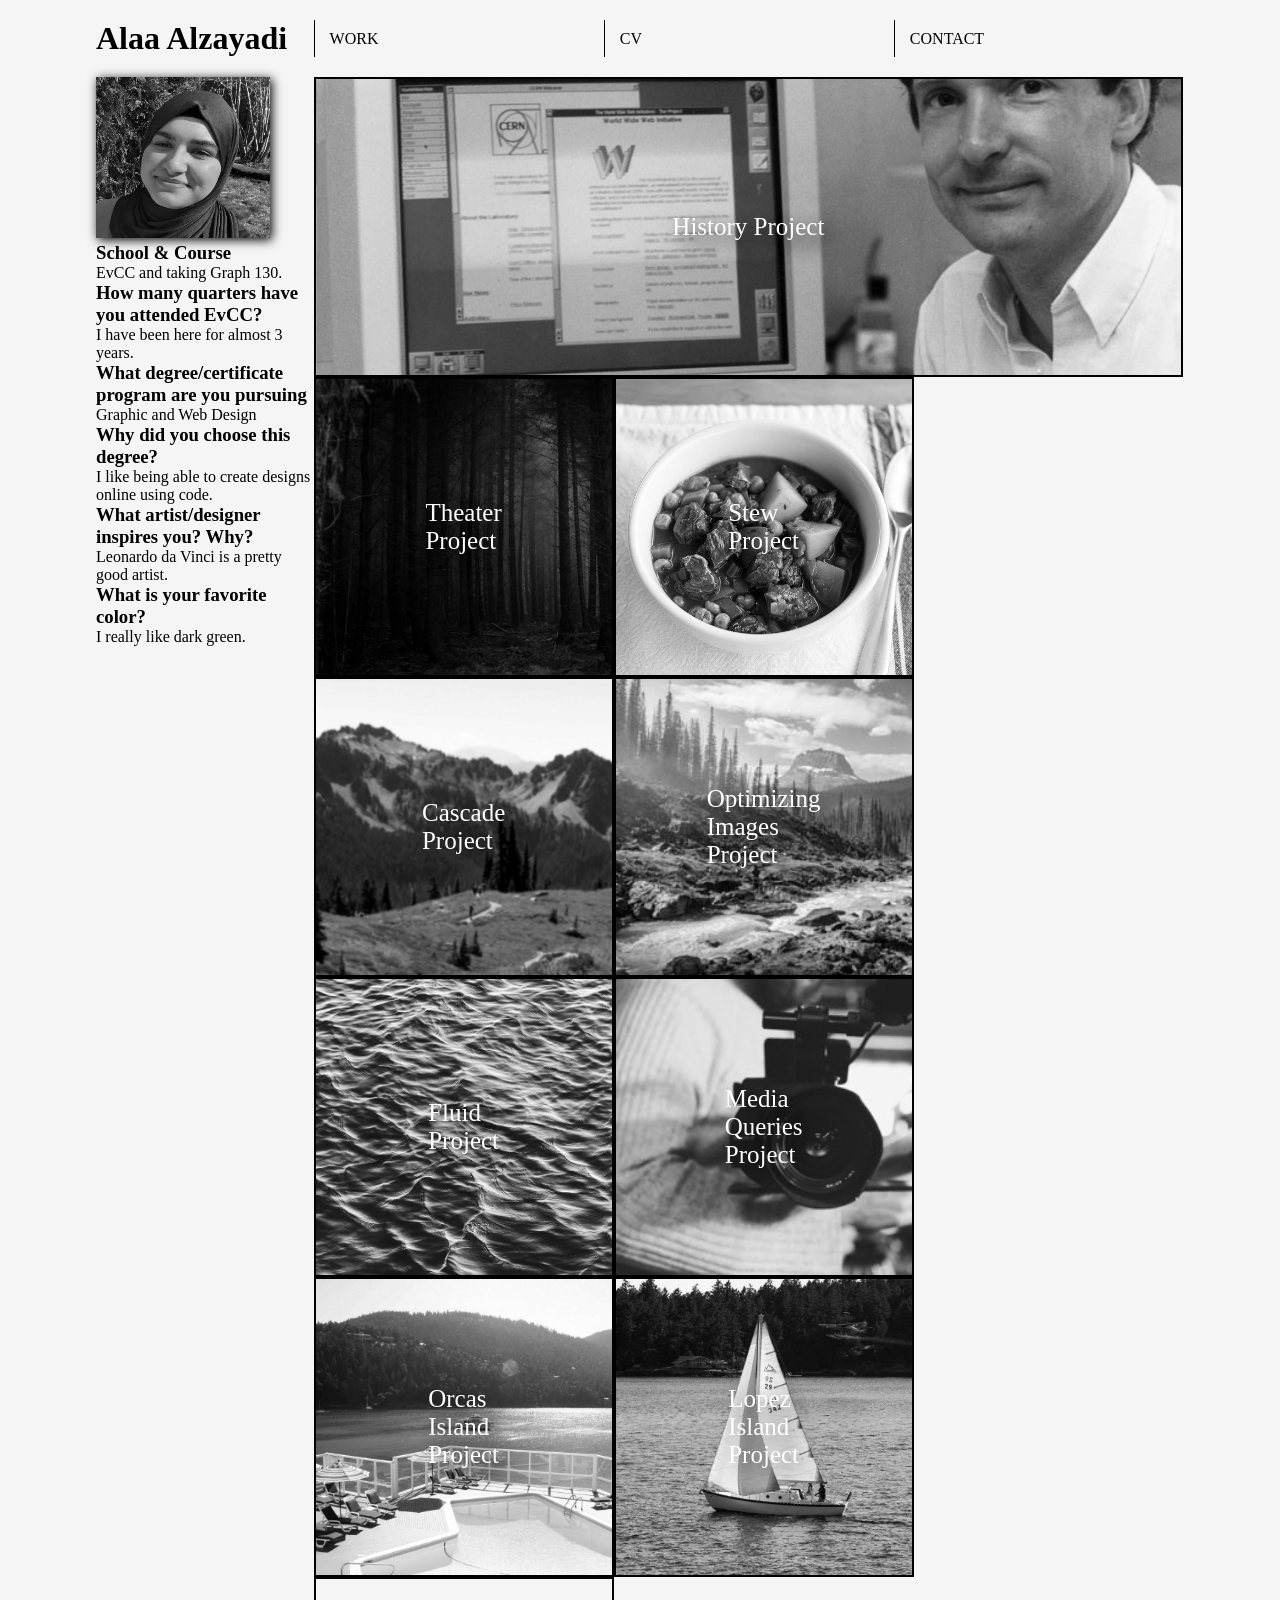
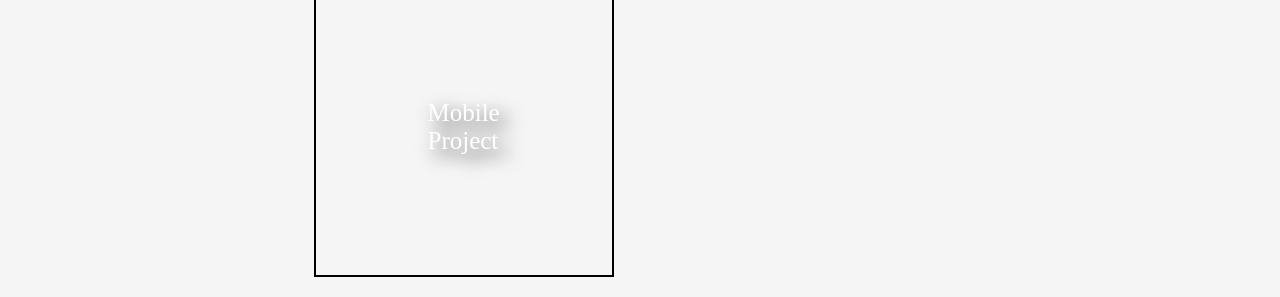
<file: index.html>
<!DOCTYPE html>
<html lang="en">
<head>
    <meta charset="UTF-8">
    <meta name="viewport" content="width=device-width, initial-scale=1.0">
    <title>Alaa's Website</title>
    <link href="styles/homepage.css" rel="stylesheet">
    <link href="styles/mobile.css" rel="stylesheet">
</head>
<body>
    <header>
        <h1>Alaa Alzayadi</h1>
        <nav>
            <a href="#work"><p>WORK</p></a>
            <a href="#cv"><p>CV</p></a>
            <a href="#contact"><p>CONTACT</p></a>
        </nav>
    </header>
    <main>
        <aside>
            <img class="faze" src="images/selfportait.png" alt="profile image">
            <h3>School & Course</h3>
            <p>EvCC and taking Graph 130.</p>
            <h3>How many quarters have you attended EvCC?</h3>
            <p>I have been here for almost 3 years.</p>
            <h3>What degree/certificate program are you pursuing</h3>
            <p>Graphic and Web Design</p>
            <h3> Why did you choose this degree?</h3>
            <p>I like being able to create designs online using code.</p>
            <h3>What artist/designer inspires you? Why?</h3>
            <p>Leonardo da Vinci is a pretty good artist.</p>
            <h3>What is your favorite color? </h3>
            <p>I really like dark green.</p>  
        </aside>
        <article id="work">
            <section class="project" id="history">
                <a href="pages/history-refactor.html"><p>History Project</p></a>
            </section>
            <section class="project" id="theater">
                <a href="pages/theater.html"><p>Theater Project</p></a>
            </section>
            <section class="project" id="stew">
                <a href="pages/stew-recipe.html"><p>Stew Project</p></a>
            </section>
            <section class="project" id="cascade">
                <a href="pages/cascade.html"><p>Cascade Project</p></a>
            </section>
            <section class="project" id="images">
                <a href="pages/opt-images.html"><p>Optimizing Images Project</p></a>
            </section>
            <section class="project" id="fluid">
                <a href="pages/fluid.html"><p>Fluid Project</p></a>
            </section>
            <section class="project" id="disco">
                <a href="pages/media-queries-1.html"><p>Media Queries Project</p></a>
            </section>
            <section class="project" id="orcas">
                <a href="pages/orcas.html"><p>Orcas Island Project</p></a>
            </section>
            <section class="project" id="lopez">
                <a href="pages/lopez.html"><p>Lopez Island Project</p></a>
            </section>
            <section class="project" id="mobile-cascade">
                <a href="pages/mobile-cascade.html"><p>Mobile Project</p></a>
            </section>
            <!-- <section class="project" id="mobile-cascade">
                <a href="pages/mobile-cascade.html"><p>Mobile Project</p></a>
            </section>
            <section class="project" id="mobile-cascade">
                <a href="pages/mobile-cascade.html"><p>Mobile Project</p></a>
            </section>
            <section class="project" id="mobile-cascade">
                <a href="pages/mobile-cascade.html"><p>Mobile Project</p></a>
            </section>
            <section class="project" id="mobile-cascade">
                <a href="pages/mobile-cascade.html"><p>Mobile Project</p></a>
            </section> -->
            
        </article>
    </main>
</body>
</html>
</file>
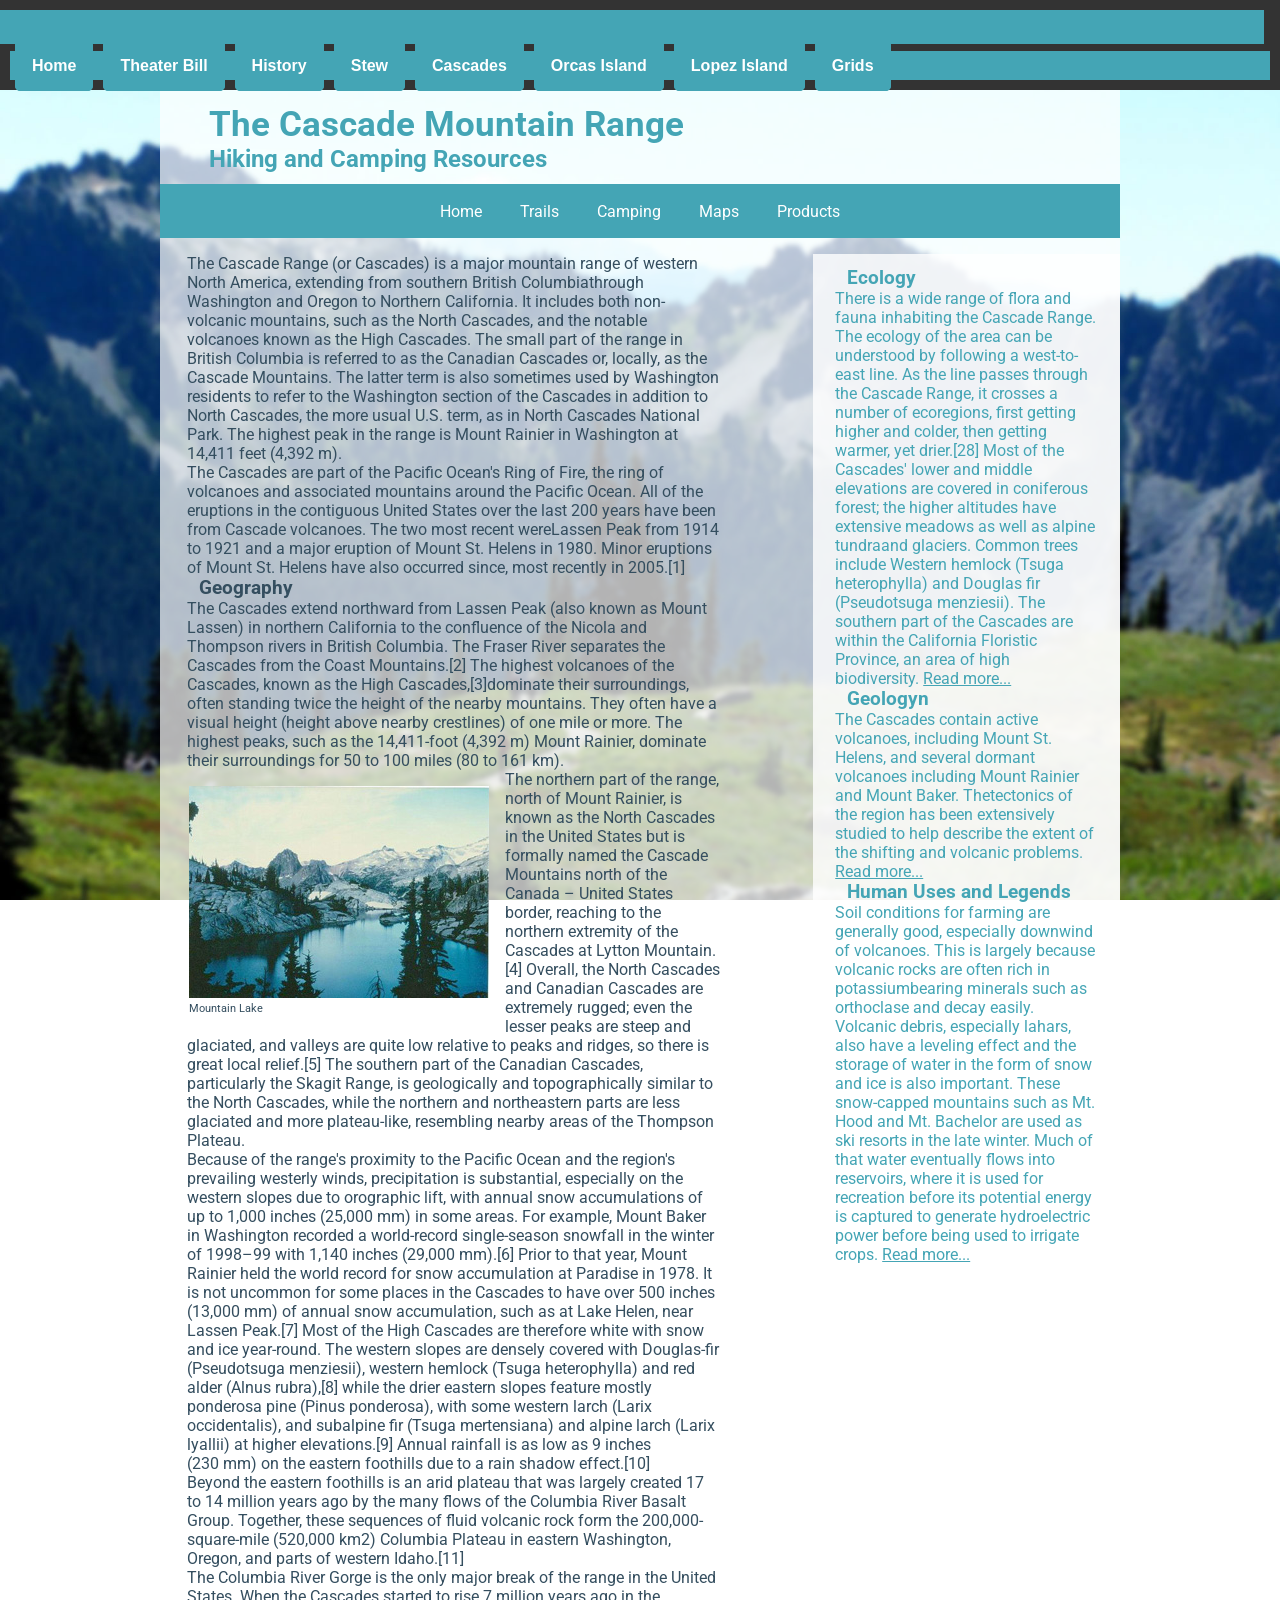
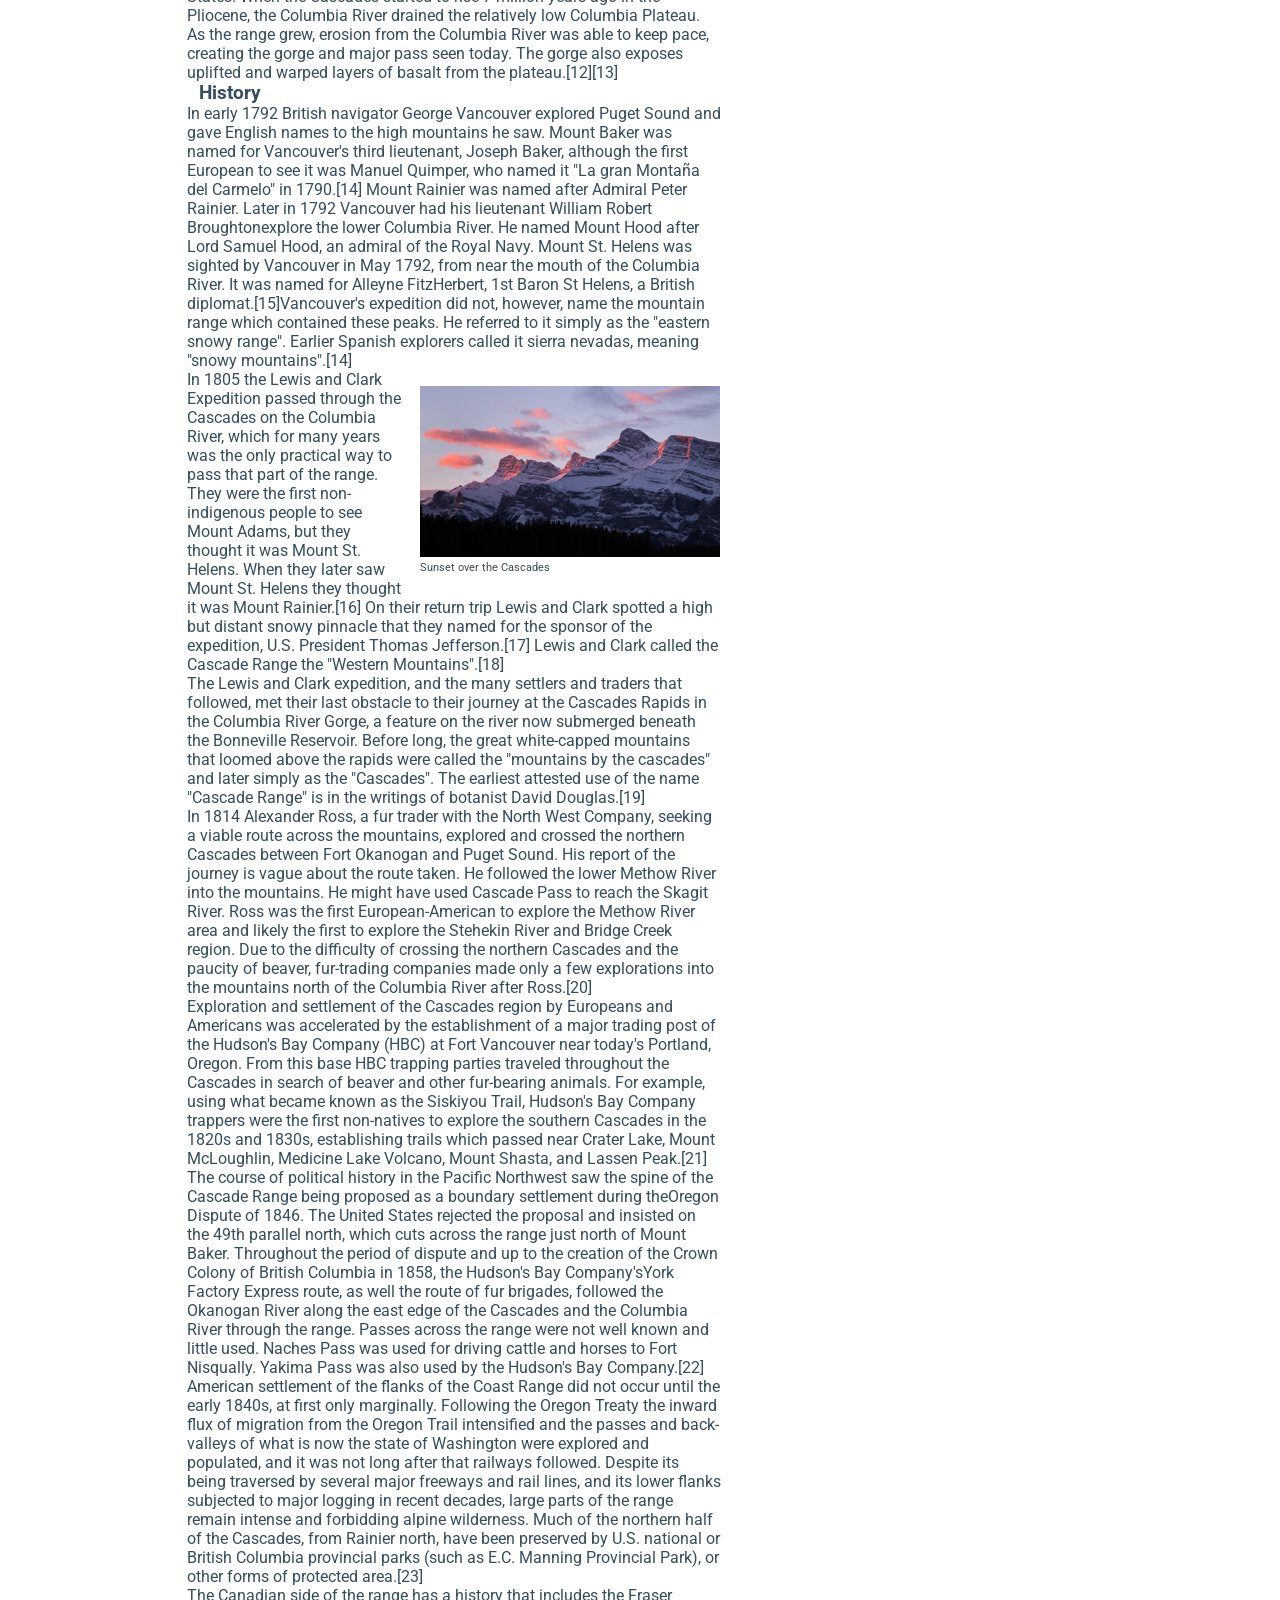
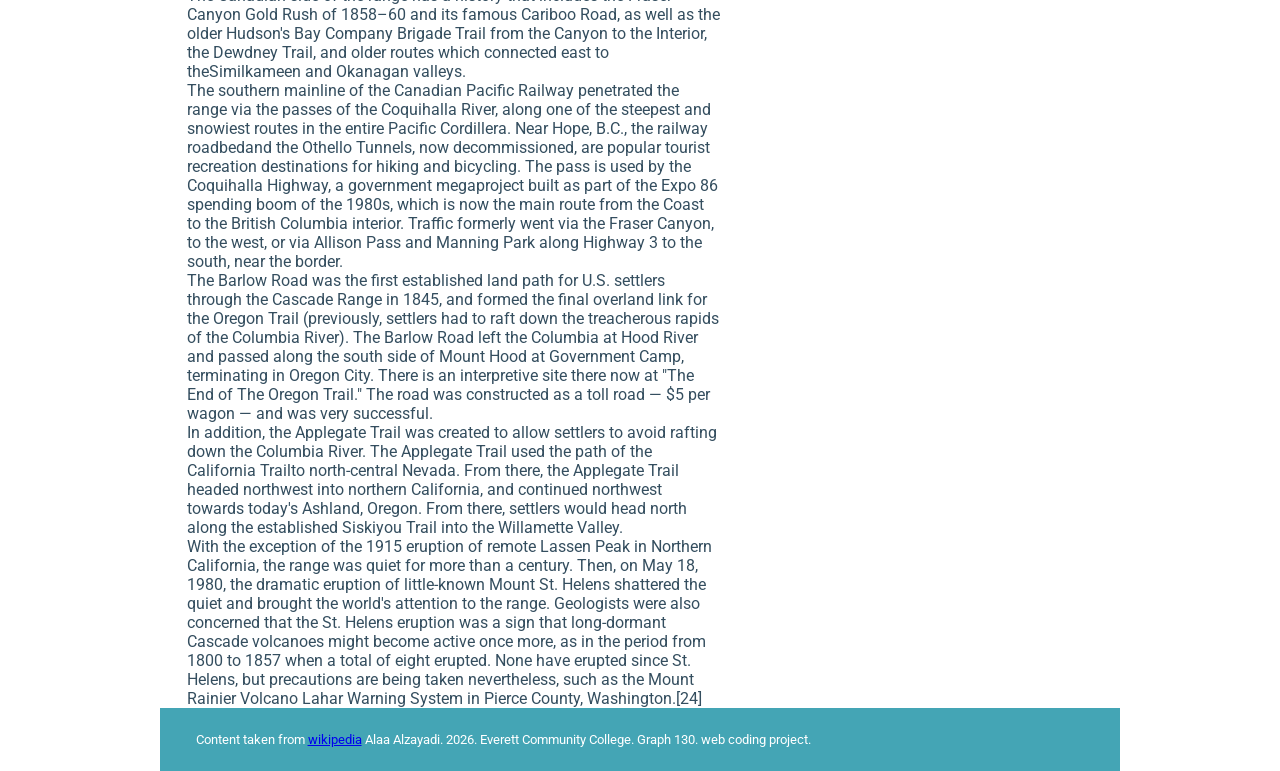
<file: pages/cascade.html>
<!doctype html>
<html>
<head>
<meta charset="UTF-8">
<title>Cascade Mountain</title>
<meta name="viewport" content="width=device-width, initial-scale=1.0">
	<!-- <link href="../styles/cascades.css" rel="stylesheet" type="text/css"> -->
	 <link href="../styles/small.css" rel="stylesheet" type="text/css">
	 <link href="../styles/medium.css" rel="stylesheet" type="text/css" media="screen and (min-width:641px)">
	 <link href="../styles/large.css" rel="stylesheet" type="text/css" media="screen and (min-width:1024px)">
	<link rel="preconnect" href="https://fonts.googleapis.com">
<link rel="preconnect" href="https://fonts.gstatic.com" crossorigin>
<link href="https://fonts.googleapis.com/css2?family=BJCree:wght@400;500;600;700&family=Namdhinggo:wght@400;500;600;700;800&family=Playfair+Display:ital,wght@0,400..900;1,400..900&family=Raleway:ital,wght@0,100..900;1,100..900&family=Roboto:ital,wght@0,100..900;1,100..900&display=swap" rel="stylesheet">
	<link rel="preconnect" href="https://fonts.googleapis.com">
<link rel="preconnect" href="https://fonts.gstatic.com" crossorigin>
<link href="https://fonts.googleapis.com/css2?family=BJCree:wght@400;500;600;700&family=Manrope:wght@200..800&family=Namdhinggo:wght@400;500;600;700;800&family=Playfair+Display:ital,wght@0,400..900;1,400..900&family=Raleway:ital,wght@0,100..900;1,100..900&family=Roboto:ital,wght@0,100..900;1,100..900&display=swap" rel="stylesheet">
</head>

<body>
	  <div id="nav-placeholder"></div>
    <script>
        fetch('nav.html')
        .then(response => response.text())
        .then(data => {
        document.getElementById('nav-placeholder').innerHTML = data;
        });
    </script>
	<article class="container">
		<header>
			<h1>The Cascade Mountain Range</h1>
			<h2>Hiking and Camping Resources</h2>
			<nav>
				<ul>
					<li><a href="../index.html">Home</a></li> 
					<li><a href="#">Trails</a></li> 
					<li><a href="#">Camping</a></li> 
					<li><a href="#">Maps</a></li> 
					<li><a href="#">Products</a></li> 
				</ul>
			</nav>
		</header>
	 <section class="content">
<p>The Cascade Range (or Cascades) is a major mountain range of western North America, extending from southern British Columbiathrough Washington and Oregon to Northern California. It includes both non-volcanic mountains, such as the North Cascades, and the notable volcanoes known as the High Cascades. The small part of the range in British Columbia is referred to as the Canadian Cascades or, locally, as the Cascade Mountains. The latter term is also sometimes used by Washington residents to refer to the Washington section of the Cascades in addition to North Cascades, the more usual U.S. term, as in North Cascades National Park. The highest peak in the range is Mount Rainier in Washington at 14,411 feet (4,392 m).</p>
<p>The Cascades are part of the Pacific Ocean's Ring of Fire, the ring of volcanoes and associated mountains around the Pacific Ocean. All of the eruptions in the contiguous United States over the last 200 years have been from Cascade volcanoes. The two most recent wereLassen Peak from 1914 to 1921 and a major eruption of Mount St. Helens in 1980. Minor eruptions of Mount St. Helens have also occurred since, most recently in 2005.[1]</p>

<h3>Geography</h3>
<p>The Cascades extend northward from Lassen Peak (also known as Mount Lassen) in northern California to the confluence of the Nicola and Thompson rivers in British Columbia. The Fraser River separates the Cascades from the Coast Mountains.[2] The highest volcanoes of the Cascades, known as the High Cascades,[3]dominate their surroundings, often standing twice the height of the nearby mountains. They often have a visual height (height above nearby crestlines) of one mile or more. The highest peaks, such as the 14,411-foot (4,392 m) Mount Rainier, dominate their surroundings for 50 to 100 miles (80 to 161 km).</p>
<figure class="image-left">
		 <img src="../images/page2.jpg" alt="mountain lake"/>
		<figcaption>Mountain Lake</figcaption>
		 
</figure>
<p>The northern part of the range, north of Mount Rainier, is known as the North Cascades in the United States but is formally named the Cascade Mountains north of the Canada – United States border, reaching to the northern extremity of the Cascades at Lytton Mountain.[4] Overall, the North Cascades and Canadian Cascades are extremely rugged; even the lesser peaks are steep and glaciated, and valleys are quite low relative to peaks and ridges, so there is great local relief.[5] The southern part of the Canadian Cascades, particularly the Skagit Range, is geologically and topographically similar to the North Cascades, while the northern and northeastern parts are less glaciated and more plateau-like, resembling nearby areas of the Thompson Plateau.</p>

<p>Because of the range's proximity to the Pacific Ocean and the region's prevailing westerly winds, precipitation is substantial, especially on the western slopes due to orographic lift, with annual snow accumulations of up to 1,000 inches (25,000 mm) in some areas. For example, Mount Baker in Washington recorded a world-record single-season snowfall in the winter of 1998–99 with 1,140 inches (29,000 mm).[6] Prior to that year, Mount Rainier held the world record for snow accumulation at Paradise in 1978. It is not uncommon for some places in the Cascades to have over 500 inches (13,000 mm) of annual snow accumulation, such as at Lake Helen, near Lassen Peak.[7] Most of the High Cascades are therefore white with snow and ice year-round. The western slopes are densely covered with Douglas-fir (Pseudotsuga menziesii), western hemlock (Tsuga heterophylla) and red alder (Alnus rubra),[8] while the drier eastern slopes feature mostly ponderosa pine (Pinus ponderosa), with some western larch (Larix occidentalis), and subalpine fir (Tsuga mertensiana) and alpine larch (Larix lyallii) at higher elevations.[9] Annual rainfall is as low as 9 inches (230 mm) on the eastern foothills due to a rain shadow effect.[10]</p>

<p>Beyond the eastern foothills is an arid plateau that was largely created 17 to 14 million years ago by the many flows of the Columbia River Basalt Group. Together, these sequences of fluid volcanic rock form the 200,000-square-mile (520,000 km2) Columbia Plateau in eastern Washington, Oregon, and parts of western Idaho.[11]</p>

<p>The Columbia River Gorge is the only major break of the range in the United States. When the Cascades started to rise 7 million years ago in the Pliocene, the Columbia River drained the relatively low Columbia Plateau. As the range grew, erosion from the Columbia River was able to keep pace, creating the gorge and major pass seen today. The gorge also exposes uplifted and warped layers of basalt from the plateau.[12][13]</p>

<h3>History</h3>
<p>In early 1792 British navigator George Vancouver explored Puget Sound and gave English names to the high mountains he saw. Mount Baker was named for Vancouver's third lieutenant, Joseph Baker, although the first European to see it was Manuel Quimper, who named it "La gran Montaña del Carmelo" in 1790.[14] Mount Rainier was named after Admiral Peter Rainier. Later in 1792 Vancouver had his lieutenant William Robert Broughtonexplore the lower Columbia River. He named Mount Hood after Lord Samuel Hood, an admiral of the Royal Navy. Mount St. Helens was sighted by Vancouver in May 1792, from near the mouth of the Columbia River. It was named for Alleyne FitzHerbert, 1st Baron St Helens, a British diplomat.[15]Vancouver's expedition did not, however, name the mountain range which contained these peaks. He referred to it simply as the "eastern snowy range". Earlier Spanish explorers called it sierra nevadas, meaning "snowy mountains".[14]</p>
<figure class="image-right">
		 <img src="../images/page3.jpg" alt="sunset over the cascades"/>
	<figcaption>Sunset over the Cascades</figcaption>
		 
</figure>
<p>In 1805 the Lewis and Clark Expedition passed through the Cascades on the Columbia River, which for many years was the only practical way to pass that part of the range. They were the first non-indigenous people to see Mount Adams, but they thought it was Mount St. Helens. When they later saw Mount St. Helens they thought it was Mount Rainier.[16] On their return trip Lewis and Clark spotted a high but distant snowy pinnacle that they named for the sponsor of the expedition, U.S. President Thomas Jefferson.[17] Lewis and Clark called the Cascade Range the "Western Mountains".[18]</p>

<p>The Lewis and Clark expedition, and the many settlers and traders that followed, met their last obstacle to their journey at the Cascades Rapids in the Columbia River Gorge, a feature on the river now submerged beneath the Bonneville Reservoir. Before long, the great white-capped mountains that loomed above the rapids were called the "mountains by the cascades" and later simply as the "Cascades". The earliest attested use of the name "Cascade Range" is in the writings of botanist David Douglas.[19]</p>

<p>In 1814 Alexander Ross, a fur trader with the North West Company, seeking a viable route across the mountains, explored and crossed the northern Cascades between Fort Okanogan and Puget Sound. His report of the journey is vague about the route taken. He followed the lower Methow River into the mountains. He might have used Cascade Pass to reach the Skagit River. Ross was the first European-American to explore the Methow River area and likely the first to explore the Stehekin River and Bridge Creek region. Due to the difficulty of crossing the northern Cascades and the paucity of beaver, fur-trading companies made only a few explorations into the mountains north of the Columbia River after Ross.[20]</p>

<p>Exploration and settlement of the Cascades region by Europeans and Americans was accelerated by the establishment of a major trading post of the Hudson's Bay Company (HBC) at Fort Vancouver near today's Portland, Oregon. From this base HBC trapping parties traveled throughout the Cascades in search of beaver and other fur-bearing animals. For example, using what became known as the Siskiyou Trail, Hudson's Bay Company trappers were the first non-natives to explore the southern Cascades in the 1820s and 1830s, establishing trails which passed near Crater Lake, Mount McLoughlin, Medicine Lake Volcano, Mount Shasta, and Lassen Peak.[21]</p>

<p>The course of political history in the Pacific Northwest saw the spine of the Cascade Range being proposed as a boundary settlement during theOregon Dispute of 1846. The United States rejected the proposal and insisted on the 49th parallel north, which cuts across the range just north of Mount Baker. Throughout the period of dispute and up to the creation of the Crown Colony of British Columbia in 1858, the Hudson's Bay Company'sYork Factory Express route, as well the route of fur brigades, followed the Okanogan River along the east edge of the Cascades and the Columbia River through the range. Passes across the range were not well known and little used. Naches Pass was used for driving cattle and horses to Fort Nisqually. Yakima Pass was also used by the Hudson's Bay Company.[22]</p>

<p>American settlement of the flanks of the Coast Range did not occur until the early 1840s, at first only marginally. Following the Oregon Treaty the inward flux of migration from the Oregon Trail intensified and the passes and back-valleys of what is now the state of Washington were explored and populated, and it was not long after that railways followed. Despite its being traversed by several major freeways and rail lines, and its lower flanks subjected to major logging in recent decades, large parts of the range remain intense and forbidding alpine wilderness. Much of the northern half of the Cascades, from Rainier north, have been preserved by U.S. national or British Columbia provincial parks (such as E.C. Manning Provincial Park), or other forms of protected area.[23]</p>

<p>The Canadian side of the range has a history that includes the Fraser Canyon Gold Rush of 1858–60 and its famous Cariboo Road, as well as the older Hudson's Bay Company Brigade Trail from the Canyon to the Interior, the Dewdney Trail, and older routes which connected east to theSimilkameen and Okanagan valleys.</p>

<p>The southern mainline of the Canadian Pacific Railway penetrated the range via the passes of the Coquihalla River, along one of the steepest and snowiest routes in the entire Pacific Cordillera. Near Hope, B.C., the railway roadbedand the Othello Tunnels, now decommissioned, are popular tourist recreation destinations for hiking and bicycling. The pass is used by the Coquihalla Highway, a government megaproject built as part of the Expo 86 spending boom of the 1980s, which is now the main route from the Coast to the British Columbia interior. Traffic formerly went via the Fraser Canyon, to the west, or via Allison Pass and Manning Park along Highway 3 to the south, near the border.</p>
<p>The Barlow Road was the first established land path for U.S. settlers through the Cascade Range in 1845, and formed the final overland link for the Oregon Trail (previously, settlers had to raft down the treacherous rapids of the Columbia River). The Barlow Road left the Columbia at Hood River and passed along the south side of Mount Hood at Government Camp, terminating in Oregon City. There is an interpretive site there now at "The End of The Oregon Trail." The road was constructed as a toll road — $5 per wagon — and was very successful.</p>

<p>In addition, the Applegate Trail was created to allow settlers to avoid rafting down the Columbia River. The Applegate Trail used the path of the California Trailto north-central Nevada. From there, the Applegate Trail headed northwest into northern California, and continued northwest towards today's Ashland, Oregon. From there, settlers would head north along the established Siskiyou Trail into the Willamette Valley.</p>

<p>With the exception of the 1915 eruption of remote Lassen Peak in Northern California, the range was quiet for more than a century. Then, on May 18, 1980, the dramatic eruption of little-known Mount St. Helens shattered the quiet and brought the world's attention to the range. Geologists were also concerned that the St. Helens eruption was a sign that long-dormant Cascade volcanoes might become active once more, as in the period from 1800 to 1857 when a total of eight erupted. None have erupted since St. Helens, but precautions are being taken nevertheless, such as the Mount Rainier Volcano Lahar Warning System in Pierce County, Washington.[24]</p>
</section><!--closes content-->
<aside class="sidebar">
	
<h3>Ecology </h3>
<p>There is a wide range of flora and fauna inhabiting the Cascade Range. The ecology of the area can be understood by following a west-to-east line. As the line passes through the Cascade Range, it crosses a number of ecoregions, first getting higher and colder, then getting warmer, yet drier.[28] Most of the Cascades' lower and middle elevations are covered in coniferous forest; the higher altitudes have extensive meadows as well as alpine tundraand glaciers. Common trees include Western hemlock (Tsuga heterophylla) and Douglas fir (Pseudotsuga menziesii). The southern part of the Cascades are within the California Floristic Province, an area of high biodiversity. <a href="#">Read more...</a></p>

<h3>Geologyn</h3>
<p>The Cascades contain active volcanoes, including Mount St. Helens, and several dormant volcanoes including Mount Rainier and Mount Baker. Thetectonics of the region has been extensively studied to help describe the extent of the shifting and volcanic problems. <a href="#">Read more...</a></p>

<h3>Human Uses and Legends </h3>
<p>Soil conditions for farming are generally good, especially downwind of volcanoes. This is largely because volcanic rocks are often rich in potassiumbearing minerals such as orthoclase and decay easily. Volcanic debris, especially lahars, also have a leveling effect and the storage of water in the form of snow and ice is also important. These snow-capped mountains such as Mt. Hood and Mt. Bachelor are used as ski resorts in the late winter. Much of that water eventually flows into reservoirs, where it is used for recreation before its potential energy is captured to generate hydroelectric power before being used to irrigate crops. <a href="#">Read more...</a></p>
</aside><!--closes sidebar-->
<footer>

<p>Content taken from <a href="(http://en.wikipedia.org/wiki/Cascade_Range)" target="_blank"> wikipedia</a>
Alaa Alzayadi. 2026. Everett Community College. Graph 130. web coding project. </p>
</footer>
</article><!--closes container-->
</body>
</html>
</file>
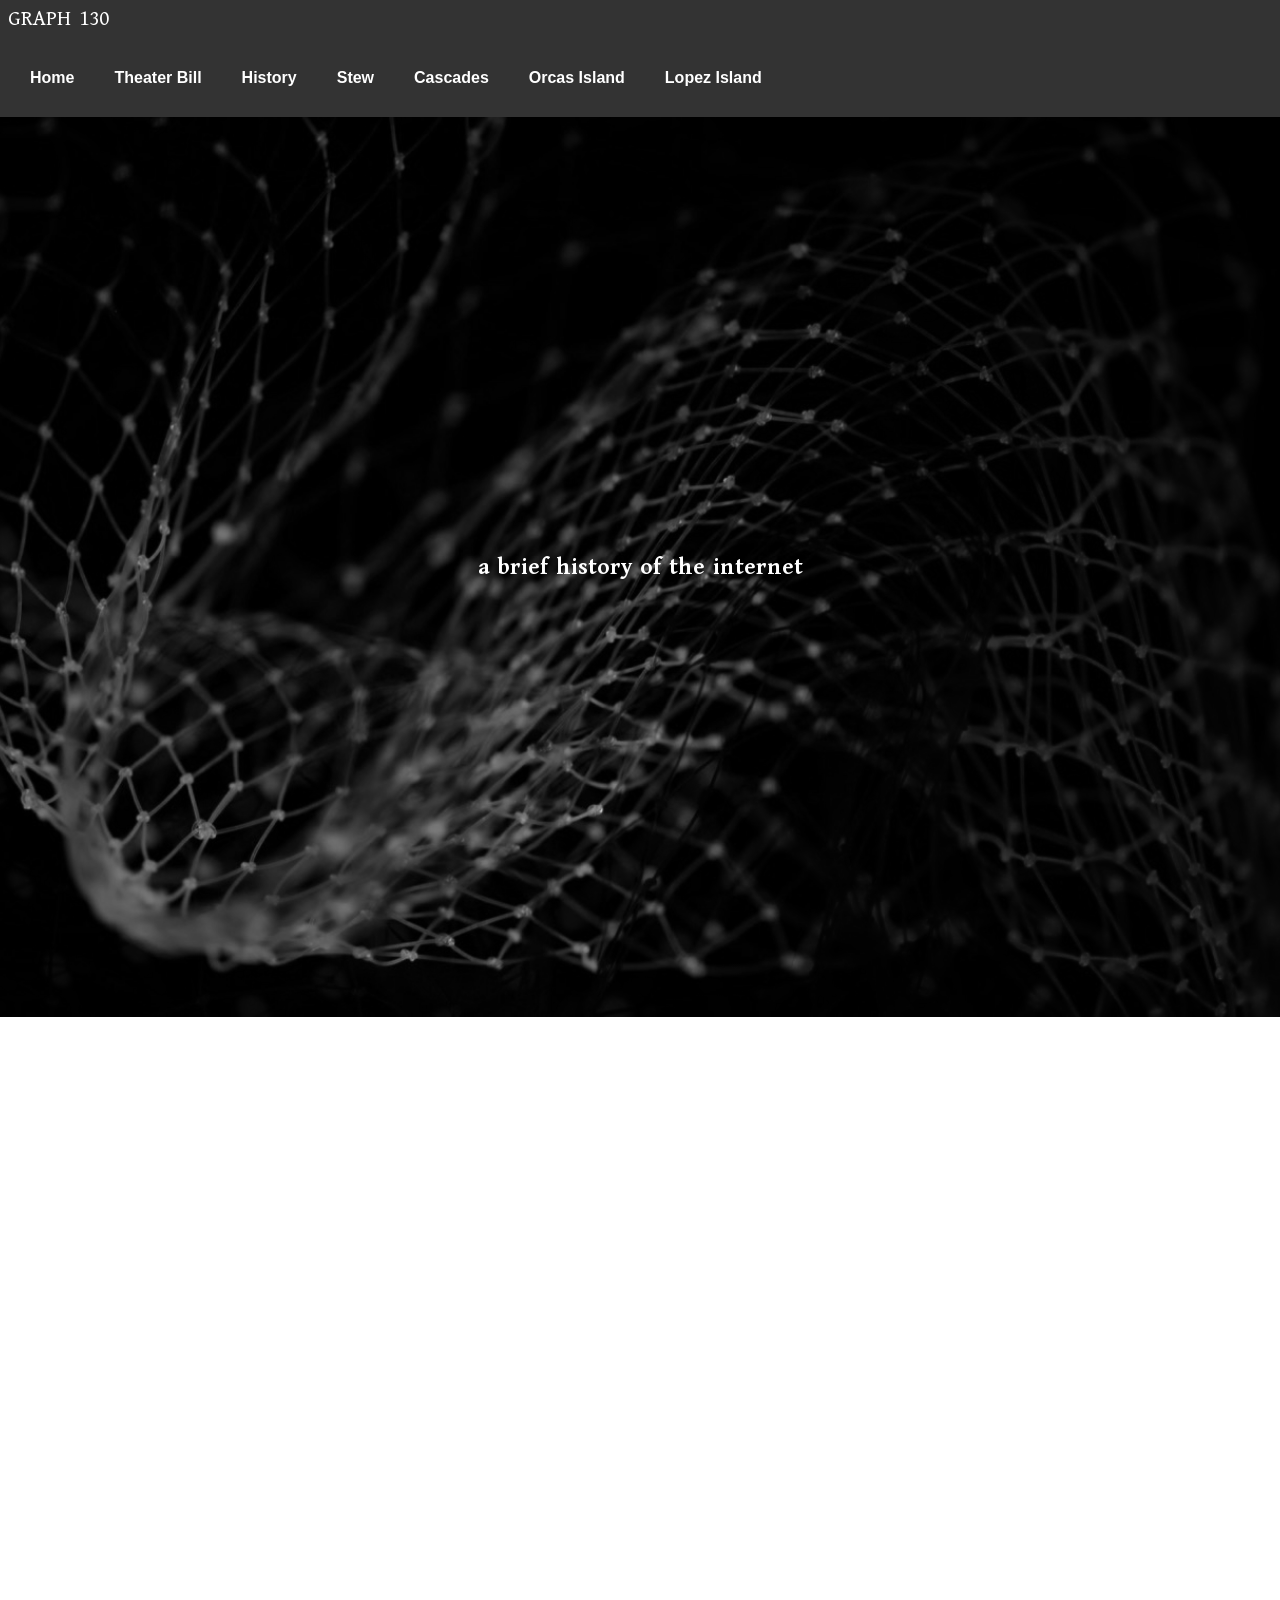
<file: pages/history-refactor.html>
<!DOCTYPE html>
<html>
<head>
	<meta charset="utf-8">
	<meta name="viewport" content="width="100%-width, initial-scale=1">
	<title>History of the Internet - briefly</title>
	<link href="../styles/history-refactor.css" rel="stylesheet" type="text/css">
	<link rel="preconnect" href="https://fonts.googleapis.com">
<link rel="preconnect" href="https://fonts.gstatic.com" crossorigin>
<link href="https://fonts.googleapis.com/css2?family=BJCree:wght@400;500;600;700&family=Namdhinggo:wght@400;500;600;700;800&family=Playfair+Display:ital,wght@0,400..900;1,400..900&family=Roboto:ital,wght@0,100..900;1,100..900&display=swap" rel="stylesheet">
<link href="https://unpkg.com/aos@2.3.1/dist/aos.css" rel="stylesheet">
<!-- <link href="../styles/mobile.css" rel="stylesheet"> -->
<link href="../styles/nav.css" rel="stylesheet">

</head>
<body>
	    <!-- <div id="nav-placeholder"></div>
    <script>
        fetch('nav.html')
        .then(response => response.text())
        .then(data => {
        document.getElementById('nav-placeholder').innerHTML = data;});
    </script> -->
	  <nav class="navbar">
        <div class="page-title">
            <p>GRAPH 130</p>
        </div>
        <a href="#" class="toggle-button">
            <span class="bar"></span>
            <span class="bar"></span>
            <span class="bar"></span>
        </a>
    </nav>
    <nav class="hamish">
        <ul>
            <li><a href="../index.html">Home</a></li>
            <li><a href="theater.html">Theater Bill</a></li>
            <li><a href="history-refactor.html">History</a></li>
            <li><a href="stew-recipe.html">Stew</a></li>
            <li><a href="cascade.html">Cascades</a></li>
            <li><a href="orcas.html">Orcas Island</a></li>
            <li><a href="lopez.html">Lopez Island</a></li>
        </ul>
    </nav>
    <script src="../scripts/mobile-nav.js"></script>

	
	<section class="history-hero">
		<h1>a brief history of the internet</h1>
	</section>
	<main>
	<section data-aos="fade-up">
		<p><b>Dwight Eisenhower</b> - American politician and Army general who served as the 34th President of the United States from 1953 until 1961.</p>
		<img src="../images/1-ike.jpg" alt="President Eisenhower" width="100%">
	</section>
	<section data-aos="fade-up">
		<p><b>Sputnik</b> the first artificial satellite launched into space.</p>
		<img src="../images/2-sputnik-1957.jpg" alt="Sputnik" width="100%"><br> 
		<img src="../images/3-news-10-1957.jpg" alt="Newspaper" width="100%">
</section>
	<section data-aos="fade-up">
		<p><b>ARPA</b> - (Advanced Research Project Agency) later DARPA (defense)</p>
		<img src="../images/4-arpanet2.gif" alt="ARPA" width="100%">
	</section>
		<section data-aos="fade-up">
	<img src="../images/5-early-arpanet.jpg" alt="ARPA" width="100%">
		<p>“The Internet as we know it really got started in the early 1960s. That was when J.C.R. Licklider — a computer scientist with technology company Bolt, Beranek and Newman (BBN) — formulated a few unique ideas about global networking in a series of memos, describing an <b>"Intergalactic Computer Network."</b><br>His idea: link computers together across the globe; and anybody near a computer could share information. As it turns out, Licklider had the right idea at the right time. The Cold War had the United States searching for a communication network that could survive a nuclear attack.”<br>
		<a href="(https://www.livescience.com/42604-who-invented-the-internet.html)" target="_blank"> Quote taken from Livescience.com</a>
		</section>
	<section data-aos="fade-up">
	</p>
		<img src="../images/6-apranet-82.jpg" alt="ARPA" width="100%">
	</section>
	<section data-aos="fade-up">
		<p>Tim Berners-Lee developed the first HTML (Hypertext Markup Language) in 1989</p>
		<img src="../images/8-tim-berners-lee.jpg" alt="Tim Berners-Lee" width="100%">

		<p>(Published text has always been marked up so that the author and publisher would be able to synchronize and layout a publication the way it has been envisioned. TBL created a markup language that tells a web browser how to visually display a page the way the “author” envisioned it.)</p>
	</section>
	<section data-aos="fade-up">
		<img src="../images/7-proof-marks.jpg" alt="Proof Marks" width="100%">
		<p>Marc Andereessen added an image tag to HTML and founded Netscape - 1993</p>
		</section>
	<section data-aos="fade-up">
		<img src="../images/9-marc-andreessen.jpg" alt="Marc" width="100%">
	
	<p>During the 90’s there were browser wars and HTML was becoming fragmented. TBL created <a href="https://www.w3.org/" target="_blank">The World Wide Web Consortium</a> to maintain HTML standards.</p>
	</section>
	<section data-aos="fade-up">	
		<img src="../images/12-w3c.png" alt="W3C" width="100%">
	
		<p>Versions</p>
		<ul>
		<li>HTML 3.2 - 1997</li>
		<li>HTML 4.O1 -1999</li>
		<li>XHMTL - 2000</li>
		<li>HTNL5 - 2014</li>
	</ul>
	<img src="../images/11-html5.png" alt="HTML5" width="100%">
	<p>There have been many versions of HTML. We are currently in version HTML5 and many people don’t see a sixth one coming any time soon, if ever. </p>
	</Section>	
</main>
<script src="https://unpkg.com/aos@2.3.1/dist/aos.js"></script>
<script>
  AOS.init();
</script>
	 <script src="../scripts/mobile-nav.js"></script>
</body>
</html>
</file>
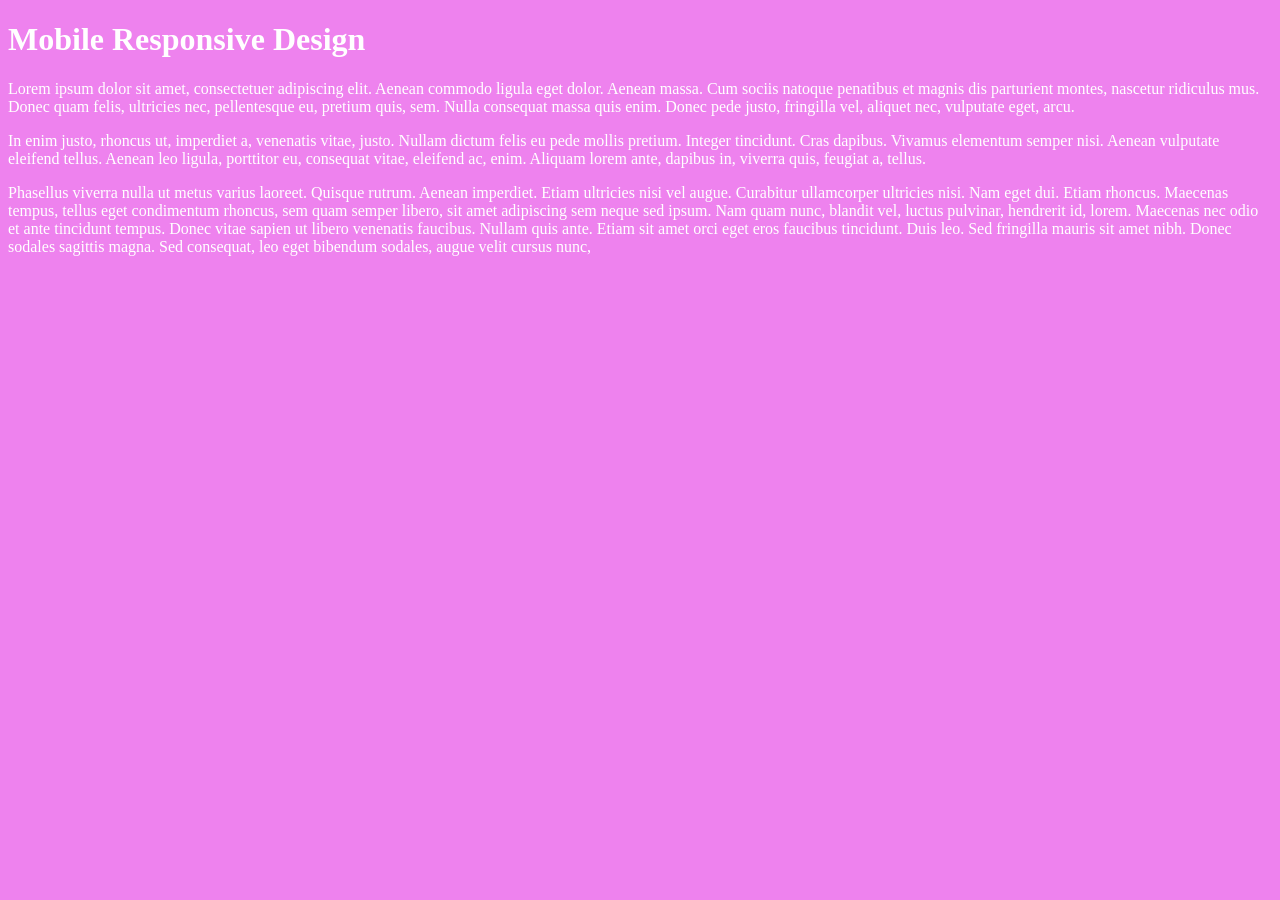
<file: pages/media-queries-1.html>
<!doctype html>
<html>
<head>
<meta charset="UTF-8">
<title>Responsive Colors</title>
<link href="../styles/beyond.css" rel="stylesheet" type="text/css">
<link href="../styles/2000.css" rel="stylesheet" type="text/css">
<link href="../styles/1281.css" rel="stylesheet" type="text/css" media="screen and (min-width:962px) and (max-width:1281px)">
	<style>
		/*tablets, landscape ipads, smaller laptops and small desktops*/
		@media screen and (max-width:961px) 
		{
				body {
					background-color: blue;
					color: white; 
					font-family:Gotham, "Helvetica Neue", Helvetica, Arial, "sans-serif";
				}
		}
			
		/*portrait tablets or landscape phones*/
		@media screen and (max-width:641px)
	
		{
				body {
					background-color: green;
					color: purple;
				}
				h1 {
					font-size: 4em;
				}
				p {
					font-size:1.2em;
				}

		}
		/*portrait e-reader (nook or kindle), smaller tablets and phones*/
		@media screen and (max-width:485px) 
		
		{
				body {
					background-color: yellow;
					color: black; 
				}
		}
		
	</style>
	
</head>
	<h1>Mobile Responsive Design</h1>
	<p>Lorem ipsum dolor sit amet, consectetuer adipiscing elit. Aenean commodo ligula eget dolor. Aenean massa. Cum sociis natoque penatibus et magnis dis parturient montes, nascetur ridiculus mus. Donec quam felis, ultricies nec, pellentesque eu, pretium quis, sem. Nulla consequat massa quis enim. Donec pede justo, fringilla vel, aliquet nec, vulputate eget, arcu.</p>

	<p>In enim justo, rhoncus ut, imperdiet a, venenatis vitae, justo. Nullam dictum felis eu pede mollis pretium. Integer tincidunt. Cras dapibus. Vivamus elementum semper nisi. Aenean vulputate eleifend tellus. Aenean leo ligula, porttitor eu, consequat vitae, eleifend ac, enim. Aliquam lorem ante, dapibus in, viverra quis, feugiat a, tellus.</p>

	<p>Phasellus viverra nulla ut metus varius laoreet. Quisque rutrum. Aenean imperdiet. Etiam ultricies nisi vel augue. Curabitur ullamcorper ultricies nisi. Nam eget dui. Etiam rhoncus. Maecenas tempus, tellus eget condimentum rhoncus, sem quam semper libero, sit amet adipiscing sem neque sed ipsum. Nam quam nunc, blandit vel, luctus pulvinar, hendrerit id, lorem. Maecenas nec odio et ante tincidunt tempus. Donec vitae sapien ut libero venenatis faucibus. Nullam quis ante. Etiam sit amet orci eget eros faucibus tincidunt. Duis leo. Sed fringilla mauris sit amet nibh. Donec sodales sagittis magna. Sed consequat, leo eget bibendum sodales, augue velit cursus nunc,</p>
<body>
</body>
</html>
</file>
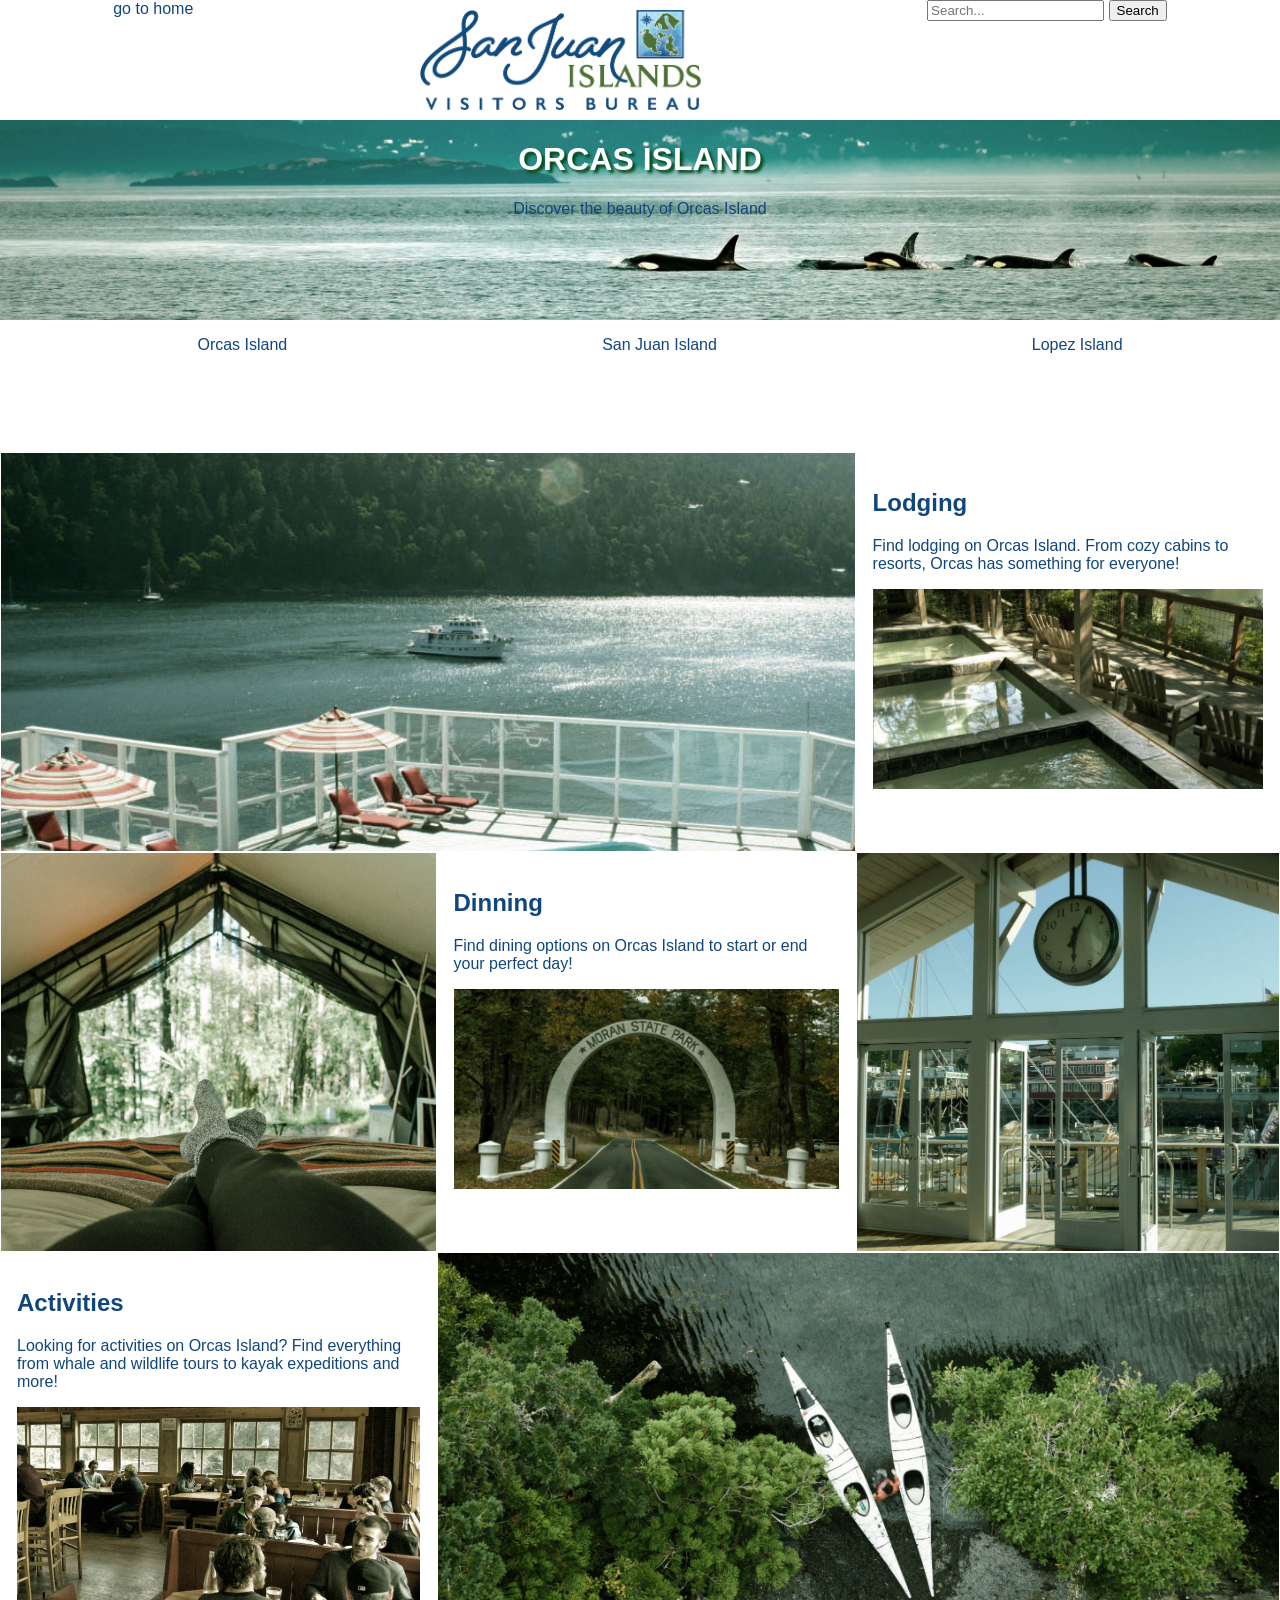
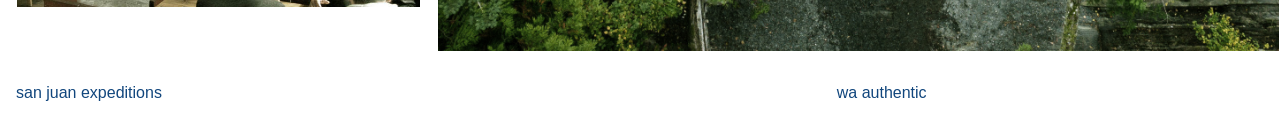
<file: pages/orcas.html>
<!DOCTYPE html>
<html lang="en">
<head>
    <meta charset="UTF-8">
    <meta name="viewport" content="width=device-width, initial-scale=1.0">
    <title>Orcas Island</title>
    <link href="../styles/islands.css" rel="stylesheet">
    <link href="../styles/mobile.css" rel="stylesheet">
</head>
<body>
    <!-- <div id="nav-placeholder"></div>
    <script>
        fetch('nav.html')
        .then(response => response.text())
        .then(data => {
        document.getElementById('nav-placeholder').innerHTML = data;
        });
    </script> -->
    <header>
        <a href="../index.html" target="_blank">go to home</a>
        <img src="../images/SJIVB-1.png" alt="SJIVB logo" class="logo1">
        <search class="search">
            <input type="text" placeholder="Search...">
            <button type="submit">Search</button>
        </search>
        <div class="hero-orcas">
            <h1>Orcas Island</h1>
            <p>Discover the beauty of Orcas Island</p>
        </div>
    </header>
    <nav class="islands">
        <ul>
            <li><a href="orcas.html">Orcas Island</a></li>
            <li><a href="san-juan.html">San Juan Island</a></li>
            <li><a href="lopez.html">Lopez Island</a></li>
        </ul>
    </nav>
    <main>
        <section class="item1"></section>
        <section class="item2">
            <div class="island-text">
                <h2>Lodging</h2>
                <p>Find lodging on Orcas Island. From cozy cabins to resorts, Orcas has something for everyone!</p>
            </div>
            <div class="pic2"></div>
        </section>
        <section class="item3"></section>
        <section class="item4">
              <div class="island-text">
                <h2>Dinning</h2>
                <p>Find dining options on Orcas Island to start or end your perfect day!</p>
            </div>
            <div class="pic4"></div>
        </section>
        <section class="item5"></section>
        <section class="item6">
            <div class="island-text">
                <h2>Activities</h2>
                <p>Looking for activities on Orcas Island? Find everything from whale and wildlife tours to kayak expeditions and more!</p>
            </div>
            <div class="pic6"></div>
        </section>
        <section class="item7"></section>
    </main>
    <footer>
        <p class="item8">san juan expeditions</p>
        <p class="item10">wa authentic</p>
    </footer>
</body>
</html>
</file>
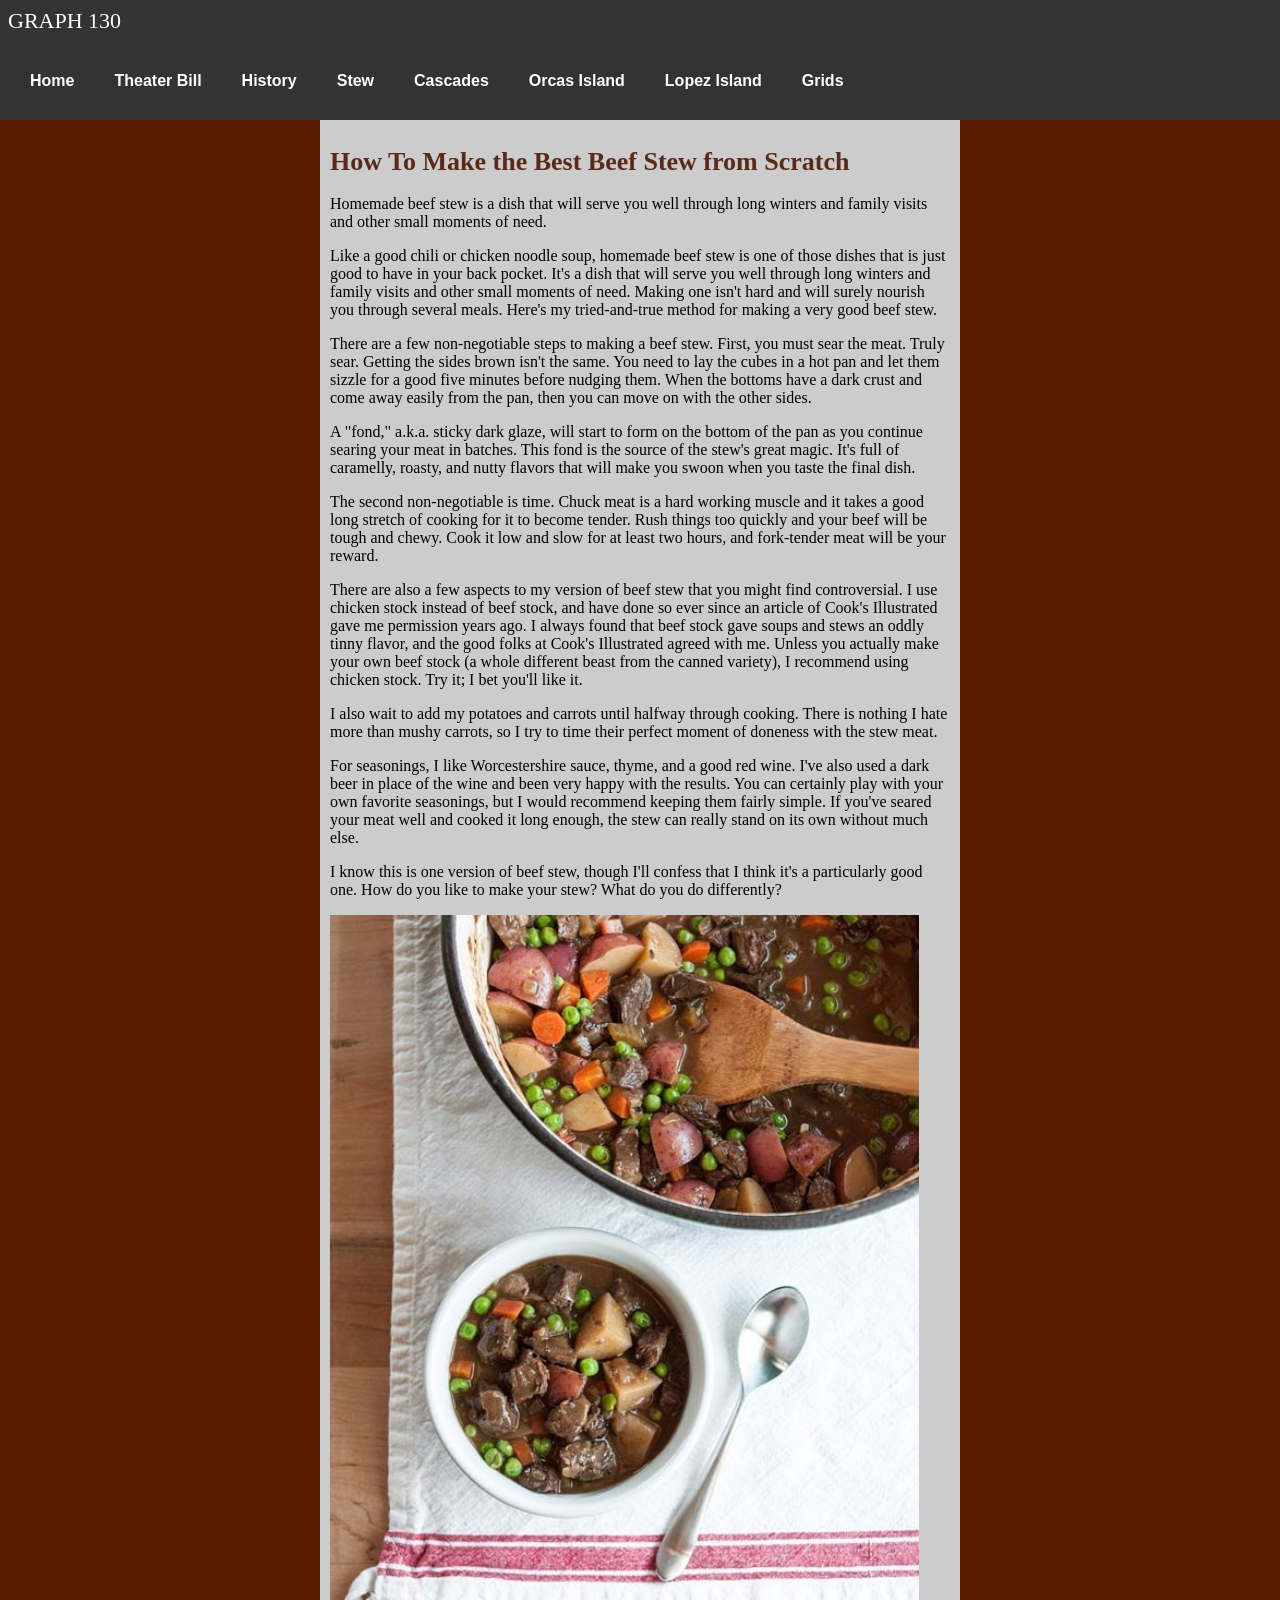
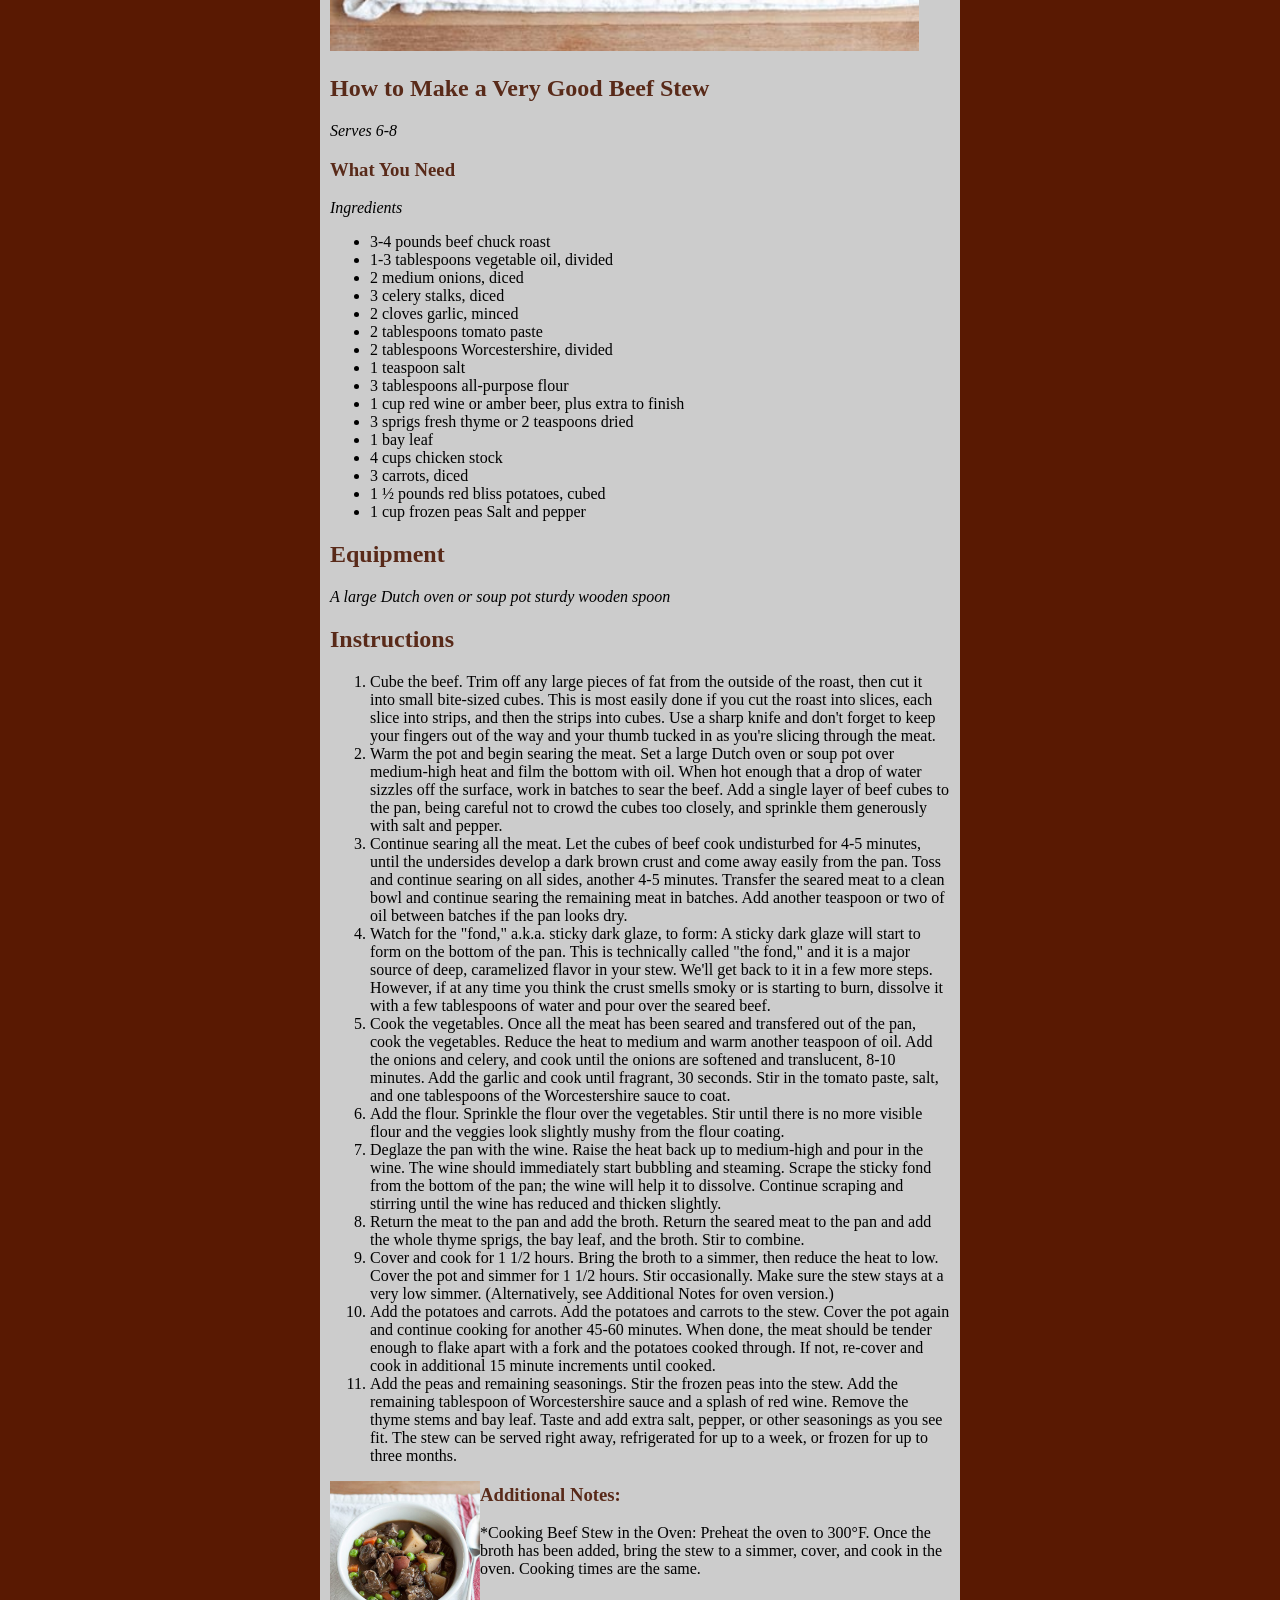
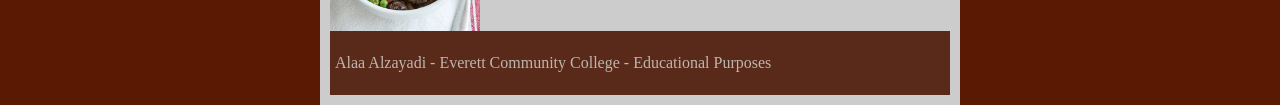
<file: pages/stew-recipe.html>
<!DOCTYPE html>
<html>
<head>
	<meta charset="utf-8">
	<meta name="viewport" content="width=device-width, initial-scale=1">
	<title>Stew Recipe</title>
	<link href="../styles/Stew.css" rel="stylesheet" type="text/css">
	<!-- <style>
		i {
		color: brown;
		}
		.stew-content {
			width: 550px;
		}
	</style> -->
	<link href="../styles/mobile.css" rel="stylesheet">
</head>
<body>
	    <div id="nav-placeholder"></div>
    <script>
        fetch('nav.html')
        .then(response => response.text())
        .then(data => {
        document.getElementById('nav-placeholder').innerHTML = data;});
    </script>
	<div class="stew-content">

	<h1 style="color: #592A19;font-size: 26px;">How To Make the Best Beef Stew from Scratch</h1>

	<p>Homemade beef stew is a dish that will serve you well through long winters and family visits and other small moments of need.</p>

	<p>Like a good chili or chicken noodle soup, homemade beef stew is one of those dishes that is just good to have in your back pocket. It's a dish that will serve you well through long winters and family visits and other small moments of need. Making one isn't hard and will surely nourish you through several meals. Here's my tried-and-true method for making a very good beef stew.</p>

	<p>There are a few non-negotiable steps to making a beef stew. First, you must sear the meat. Truly sear. Getting the sides brown isn't the same. You need to lay the cubes in a hot pan and let them sizzle for a good five minutes before nudging them. When the bottoms have a dark crust and come away easily from the pan, then you can move on with the other sides.</p>

	<p>A "fond," a.k.a. sticky dark glaze, will start to form on the bottom of the pan as you continue searing your meat in batches. This fond is the source of the stew's great magic. It's full of caramelly, roasty, and nutty flavors that will make you swoon when you taste the final dish.</p>

	<p>The second non-negotiable is time. Chuck meat is a hard working muscle and it takes a good long stretch of cooking for it to become tender. Rush things too quickly and your beef will be tough and chewy. Cook it low and slow for at least two hours, and fork-tender meat will be your reward.</p>

	<p s>There are also a few aspects to my version of beef stew that you might find controversial. I use chicken stock instead of beef stock, and have done so ever since an article of Cook's Illustrated gave me permission years ago. I always found that beef stock gave soups and stews an oddly tinny flavor, and the good folks at Cook's Illustrated agreed with me. Unless you actually make your own beef stock (a whole different beast from the canned variety), I recommend using chicken stock. Try it; I bet you'll like it.</p>

	<p>I also wait to add my potatoes and carrots until halfway through cooking. There is nothing I hate more than mushy carrots, so I try to time their perfect moment of doneness with the stew meat.</p>

	<p>For seasonings, I like Worcestershire sauce, thyme, and a good red wine. I've also used a dark beer in place of the wine and been very happy with the results. You can certainly play with your own favorite seasonings, but I would recommend keeping them fairly simple. If you've seared your meat well and cooked it long enough, the stew can really stand on its own without much else.</p>

	<p>I know this is one version of beef stew, though I'll confess that I think it's a particularly good one. How do you like to make your stew? What do you do differently?</p>
	<img src="../images/hero2.jpg" alt="bowl of stew" class="big-stew">

	<h2>How to Make a Very Good Beef Stew</h2>

	<p><i>Serves 6-8</i></p>

	<h3>What You Need</h3>

	<p><i>Ingredients</i></p>
	<ul>
		<li>3-4 pounds beef chuck roast</li>
		<li>1-3 tablespoons vegetable oil, divided</li>
		<li>2 medium onions, diced</li>
		<li>3 celery stalks, diced</li>
		<li>2 cloves garlic, minced</li>
		<li>2 tablespoons tomato paste</li>
		<li>2 tablespoons Worcestershire, divided</li>
		<li>1 teaspoon salt</li>
		<li>3 tablespoons all-purpose flour</li>
		<li>1 cup red wine or amber beer, plus extra to finish</li>
		<li>3 sprigs fresh thyme or 2 teaspoons dried</li>
		<li>1 bay leaf</li>
		<li>4 cups chicken stock</li>
		<li>3 carrots, diced</li>
		<li>1 ½ pounds red bliss potatoes, cubed</li>
		<li>1 cup frozen peas Salt and pepper</li>
	</ul>

	<h2>Equipment</h2>
	<p><i>A large Dutch oven or soup pot sturdy wooden spoon</i></p>

	<h2>Instructions</h2>
	<ol>
		<li>Cube the beef. Trim off any large pieces of fat from the outside of the roast, then cut it into small bite-sized cubes. This is most easily done if you cut the roast into slices, each slice into strips, and then the strips into cubes. Use a sharp knife and don't forget to keep your fingers out of the way and your thumb tucked in as you're slicing through the meat.</li>

		<li>Warm the pot and begin searing the meat. Set a large Dutch oven or soup pot over medium-high heat and film the bottom with oil. When hot enough that a drop of water sizzles off the surface, work in batches to sear the beef. Add a single layer of beef cubes to the pan, being careful not to crowd the cubes too closely, and sprinkle them generously with salt and pepper.</li>

		<li>Continue searing all the meat. Let the cubes of beef cook undisturbed for 4-5 minutes, until the undersides develop a dark brown crust and come away easily from the pan. Toss and continue searing on all sides, another 4-5 minutes. Transfer the seared meat to a clean bowl and continue searing the remaining meat in batches. Add another teaspoon or two of oil between batches if the pan looks dry.</li>

		<li>Watch for the "fond," a.k.a. sticky dark glaze, to form: A sticky dark glaze will start to form on the bottom of the pan. This is technically called "the fond," and it is a major source of deep, caramelized flavor in your stew. We'll get back to it in a few more steps. However, if at any time you think the crust smells smoky or is starting to burn, dissolve it with a few tablespoons of water and pour over the seared beef.</li>

		<li>Cook the vegetables. Once all the meat has been seared and transfered out of the pan, cook the vegetables. Reduce the heat to medium and warm another teaspoon of oil. Add the onions and celery, and cook until the onions are softened and translucent, 8-10 minutes. Add the garlic and cook until fragrant, 30 seconds. Stir in the tomato paste, salt, and one tablespoons of the Worcestershire sauce to coat.</li>

		<li>Add the flour. Sprinkle the flour over the vegetables. Stir until there is no more visible flour and the veggies look slightly mushy from the flour coating.</li>

		<li>Deglaze the pan with the wine. Raise the heat back up to medium-high and pour in the wine. The wine should immediately start bubbling and steaming. Scrape the sticky fond from the bottom of the pan; the wine will help it to dissolve. Continue scraping and stirring until the wine has reduced and thicken slightly.</li>

		<li>Return the meat to the pan and add the broth. Return the seared meat to the pan and add the whole thyme sprigs, the bay leaf, and the broth. Stir to combine.</li>

		<li>Cover and cook for 1 1/2 hours. Bring the broth to a simmer, then reduce the heat to low. Cover the pot and simmer for 1 1/2 hours. Stir occasionally. Make sure the stew stays at a very low simmer. (Alternatively, see Additional Notes for oven version.)</li>

		<li>Add the potatoes and carrots. Add the potatoes and carrots to the stew. Cover the pot again and continue cooking for another 45-60 minutes. When done, the meat should be tender enough to flake apart with a fork and the potatoes cooked through. If not, re-cover and cook in additional 15 minute increments until cooked.</li>

		<li>Add the peas and remaining seasonings. Stir the frozen peas into the stew. Add the remaining tablespoon of Worcestershire sauce and a splash of red wine. Remove the thyme stems and bay leaf. Taste and add extra salt, pepper, or other seasonings as you see fit. The stew can be served right away, refrigerated for up to a week, or frozen for up to three months.</li>
	</ol>
	<img src="../images/hero.jpg" alt="bowl of stew" class="stew1">
	<h3>Additional Notes:</h3>

	<p>*Cooking Beef Stew in the Oven: Preheat the oven to 300°F. Once the broth has been added, bring the stew to a simmer, cover, and cook in the oven. Cooking times are the same.</p>
	<footer>
		<p style="color: #BFB6AE;" >Alaa Alzayadi - Everett Community College - Educational Purposes</p>
	</footer>
	</div>
	
</body>
</html>
</file>
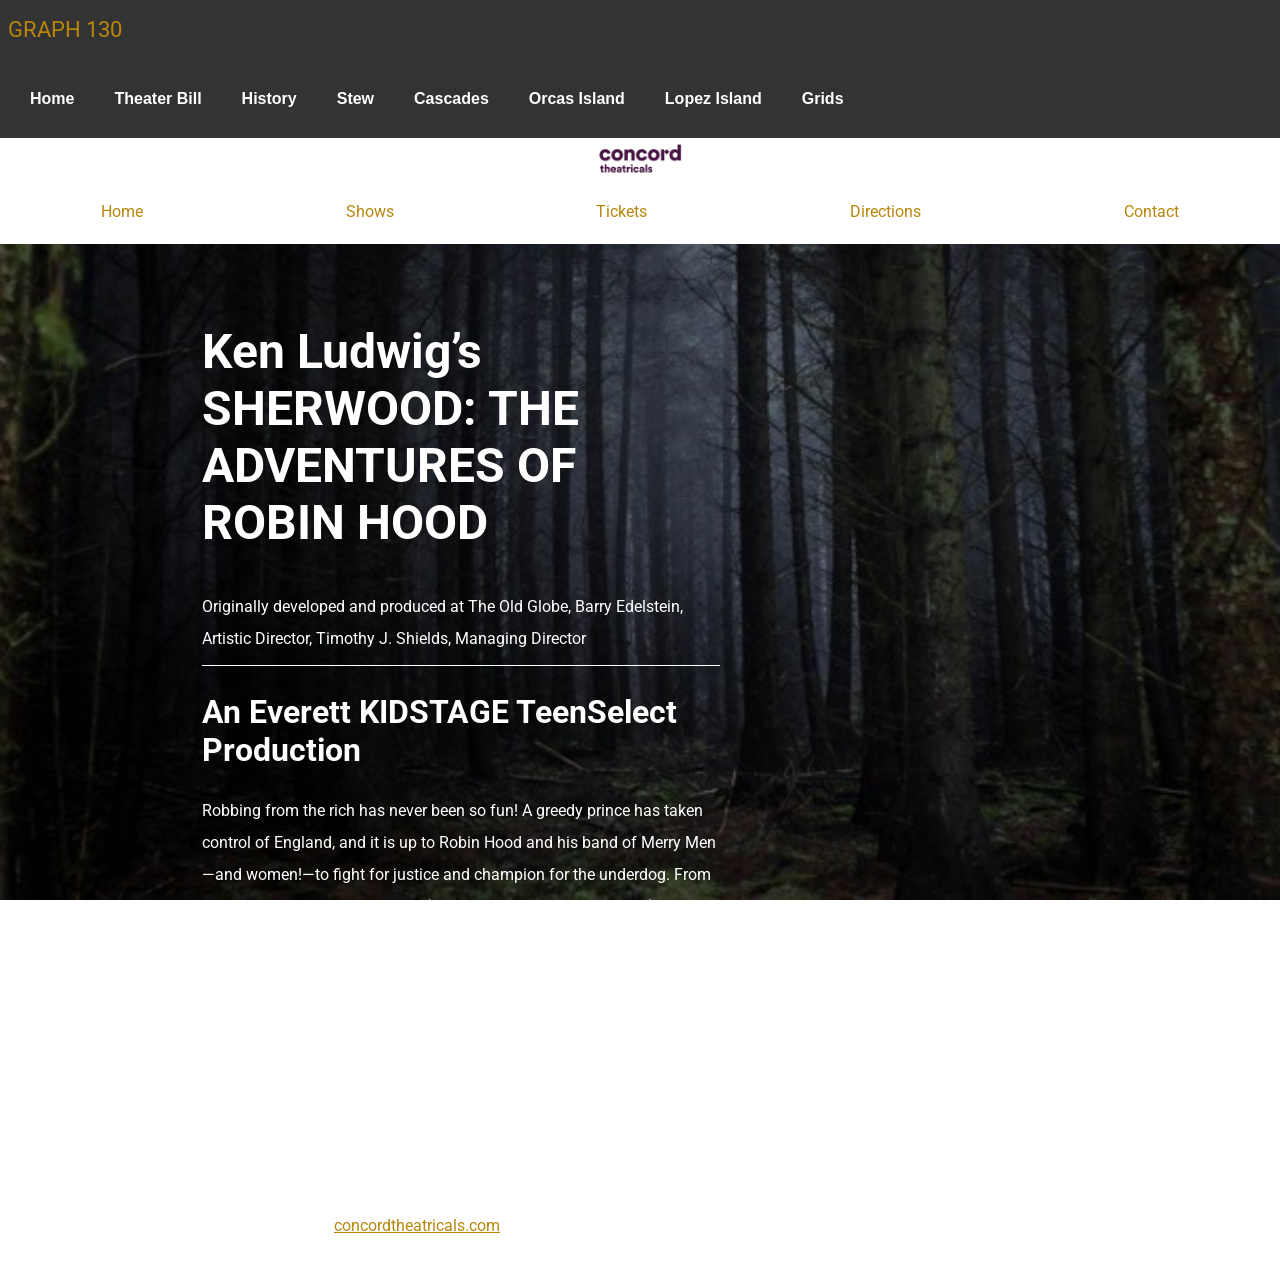
<file: pages/theater.html>
<!DOCTYPE html>
<html lang="en">
<head>
    <meta charset="UTF-8">
    <meta name="viewport" content="width=device-width, initial-scale=1.0">
    <title>Theater Bill</title>
    <link href="../styles/theater.css" rel="stylesheet" type="text/css">
    <link rel="preconnect" href="https://fonts.googleapis.com">
<link rel="preconnect" href="https://fonts.gstatic.com" crossorigin>
<link href="https://fonts.googleapis.com/css2?family=Roboto:ital,wght@0,100..900;1,100..900&display=swap" rel="stylesheet">
<link href="../styles/mobile.css" rel="stylesheet">
</head>
<body>
        <div id="nav-placeholder"></div>
    <script>
        fetch('nav.html')
        .then(response => response.text())
        .then(data => {
        document.getElementById('nav-placeholder').innerHTML = data;});
    </script>
    <header>
        <img src="../images/concord.png" width="100px" height="auto">
        <nav>
            <p>Home</p>
            <p>Shows</p>
            <p>Tickets</p>
            <p>Directions</p>
            <p>Contact</p>
        </nav>
    </header>
    <main>
        <article>
            <h1>Ken Ludwig’s SHERWOOD: THE ADVENTURES OF ROBIN HOOD</h1>
            <p>Originally developed and produced at The Old Globe, Barry Edelstein, Artistic Director, Timothy J. Shields, Managing Director</p>
            <h2>An Everett KIDSTAGE TeenSelect Production</h2>
            <p>Robbing from the rich has never been so fun! A greedy prince has taken control of England, and it is up to Robin Hood and his band of Merry Men—and women!—to fight for justice and champion for the underdog. From comic mastermind Ken Ludwig (Lend Me a Tenor, Crazy for You) comes this rollicking and inventive play, packed with delightful thrills, amorous exploits, contagious laughs, and great beloved heroes like Little John, Friar Tuck, and Maid Marian. So get ready to dodge an arrow or two—you won’t want to miss a moment of this swashbuckling adventure!</p>
            <h3>May 21 - June 12, 2026</h3>
        </article>
        <ul class="show-info">
            <li>Thursdays - Saturdays: 7:30 PM</li>
            <li>Sundays: 2:00 PM</li>
            <li>Tickets: $14 General | $12 Youth and Seniors</li>
            <li>Location: Second Stage Theatre, 2730 Wetmore Ave Everett WA 98201</li>
        </ul>
    </main>
    <footer>
        <p>“Ken Ludwig’s Sherwood: The Adventures of Robin Hood” is presented by arrangement with Concord Theatricals on behalf of Samuel French, Inc. <a href="https://www.concordtheatricals.com" target="_blank">concordtheatricals.com</a></p>
    </footer>
</body>
</html>
</file>
<file: styles/homepage.css>
* {
    margin: 0px;
    padding: 0px;
    box-sizing: border-box;
    
}

body {
    background-color: #f5f5f5;
}
/*create a flex container for the header, main and footer elements*/
header, main, footer {
    display: flex;
    width: 85%;
    margin: 20px auto;
    justify-content: space-between;
}
/*create even space in the header and footer nav*/
nav {
    display: flex;
    justify-content: space-evenly;
    width: 80%;
}
nav a {
    border-left: solid black 1px;
    justify-content: center;
    align-content: center;
    padding-left: 15px;
    text-decoration: none;
    color: black;
    width: 100%;
}
/* create hover effect*/
nav a:hover {
    background-color: lightgray;
}
aside {
    width: 20%;
}
aside p aside h3 {
    margin: 20px 20px 20px 0px;
}
.faze {
    width: 80%;
    height: auto;
    filter: grayscale(100%);
    transition: 1s;
    box-shadow: 2px 2px 10px black;
}
.faze:hover {
    filter: none;
}
article {
    width: 80%;
    display: flex;
    flex-wrap: wrap;
}
.project {
    filter: grayscale(100%);
    background-size: cover;
    min-width: 300px;
    min-height: 300px;
    width: 33.3%;
    display: flex;
    justify-content: center;
    align-items: center;
    border: black solid 2px;
    transition: 1s;
}
.project:first-child {
    width:99.9%;
    background-position: center;
}
.project:hover {
    filter: none;
}
.project p {
    color: white;
    text-shadow: 8px 8px 20px black;
    font-size: 25px;
}
.project a {
    padding: 100px 200px;
    text-decoration: none;
}

/*individual project background images*/
/**/
#history {
    background-image: url(../images/8-tim-berners-lee.jpg);
}
#theater {
    background-image: url(../images/forest.jpeg);
}
#stew {
    background-image: url(../images/hero.jpg);
}
#cascade {
    background-image: url(../images/cascade_mountains-bg.jpg);
}
#images {
    background-image: url(../images/landscape1.jpg);
}
#fluid {
    background-image: url(../images/fluid01.jpg);
}
#disco {
    background-image: url(../images/media.jpeg);
}
#orcas {
    background-image: url(../images/sj-images/sj-015.jpg);
}
#lopez {
    background-image: url(../images/sj-images/sj-035.jpg);
}
</file>
<file: styles/mobile.css>
@media screen and (max-width:768px) {
    .big-stew, .project, .project:first-child, .show-info, main section, main, section, article, aside, header, footer, .pure-g, .pure-u-2-3, .pure-u-1-5, .hero p, .pure-u-1-3, .pure-u-1-4, .stew-content {
        display:block;
        width:95%;
        margin:auto;
    }
    .history-hero {
        height: 50vw;
}
}
</file>
<file: styles/cascades.css>
@charset "UTF-8";
/* CSS Document */

body {
	background-image: url("../images/cascade_mountains-bg.jpg"); 
	background-repeat: no-repeat;
	background-attachment: fixed;
	background-size:cover;
	margin:0px;
	padding:0px;
	color:#344e5f;
}

header, section, aside, article, footer, figure {
	display:block;
}

header {
	background-color: white;
	color:#44a5bd;
	padding-top: 25px;
}

header h1 {
	margin-left:15px;
	font-size:30px;
}

header h2 {
	margin-left:15px;
	font-size:20px;
}

nav ul {
	text-align: center;
	list-style: none;
	background-color: #44a5b5;
	margin-bottom:15px;
}

nav li {
	display: inline-block;
}

nav a {
	padding:9px;
	display:block;
	width:100px;
	text-decoration: none;
	background-color: #44a5b5;
	color:white;
}

nav a:hover {
	background-color: #344e5f;
}

footer {
	color:white;
	padding:9px;
	background-color: rgba(68,165,181,0.8);
	clear:both;
}

footer p {
	font-size:10px;
}
.container {
	width:960px;
	background-color:rgba(255,255,255,0.7);
	margin:auto;
}
.content {
	padding:10px;
	width:630px;
	float:left;
}

.sidebar {
	float:left;
	width:300px;
	background-color:rgba(255,255,255,.4);
	color:#44a5b5;
	padding:4px;
}

.sidebar a {
	color: #44a5b5
}

figure {
	margin:0px;
}

figcaption {
	font-size:10px;
}

.image-right {
	float:right; 
}

.image-left {
	float:left;
	margin-right:7px;
}

h1, h2, h3 {
	
  font-family: "Roboto", sans-serif;
  
}

p, li {
	font-family: "Roboto", sans-serif;
}
</file>
<file: styles/small.css>
body {
    font-family: "Roboto", sans-serif;
    margin: 0px;
    padding: 0px;
    color: #344e5f;
}
header, section, footer, aside, article, figure {
    display: block;
}
.container {
    width: 100%;
    background-color: white;
    margin: 0 auto;
}
header {
    box-sizing: border-box;
    color: #44a5b5;
    padding-top: .8em;
    padding-left: 0;
}
.content {
    box-sizing: border-box;
    padding-left: .8em;
    width: 100%;
    float: none;
}
nav ul {
    text-align: center;
    list-style: none;
    background-color: #44a5b5;
    margin-bottom: 1em;
    padding: 0;
}
nav li {
    display: block;
}
nav a, nav a:link, nav a:visited {
    margin: auto;
    padding: .7em;
    display: block;
    width: 100%;
    text-decoration: none;
    background-color: #44a5b5;
    color: white;
    border: 1px solid white;
}
nav a:hover {
    background-color: #344e5f;
    color: white;
}
figure {
    margin: 0;
}
figcaption {
    font-size: .7em;
}
ul, ol, dl {
    padding: 0;
    margin: 0;
}
h1, h2, h3, h4, p {
    box-sizing: border-box;
    margin: 0;
    /*padding-right: .9em;
    padding-left: .9em;*/
    padding: 0 .9em;
}
footer {
    padding: 1.5em;
    background-color: #44a5b5;
    color: white;
    clear: both;
    margin-top: 10px;
}
footer p {
    font-size: .8em;
}
.image-left, .image-right {
    padding: 1em;
    width: auto;
    float: none;
}
.sidebar {
    float: none;
    width: 100%;
    background-color: rgba(255, 255, 255, 0.8);
    color: #44a5b5;
    padding: .8em .5em;
}
.sidebar a {
    color: #44a5b5;
}
h1 {
    font-size: 2.5em;
    padding-left: 1em;
}
h1, h2, h3 {
    padding: 0;
    padding-left: 1.4em;
    font-family: "Roboto", sans-serif;
}
h1 {
    font-size: 2em;
}
h2 {
    margin-left: 15px;
}
</file>
<file: styles/medium.css>
body {
    background-image: url(../images/background2.jpg);
    background-size: cover;
    background-attachment: fixed;
    margin: 0;
    padding: 0;
    color: #344e5f;
}
.container {
    width: 100%;
    background-color: rgba(255, 255, 255, .8);
}
.content {
    box-sizing: border-box;
    padding-left: .8em;
    width: 60%;
    float: left;
}
.sidebar {
    float: right;
    width: 32%;
    padding-bottom: .6em;
}
nav li {
    display: inline-block;
}
nav a, nav a:link, nav a:visited {
    padding: 1em;
    display: inline;
    width: 100%;
    border: 1px solid #44a5b5;
}
nav ul {
    padding: 1.1em;
    margin-top: .7em;
}
h1 {
    font-size: 2.2em;
}
</file>
<file: styles/large.css>
body {
    background-image: url(../images/cascade_mountains-bg.jpg);
}
.container {
    width: 60em;
    background-color: rgba(255, 255, 255, .7);
}
.image-right {
    float: right;
}
.image-left {
    float: left;
}
</file>
<file: styles/history-refactor.css>
body {
    margin:0px;
    padding:0px;
    font-size:16px;
    box-sizing: border-box;
    font-family: "Namdhinggo", serif;
}

.history-hero {
    display: flex;
    justify-content: center; /*aligned horizontal*/
    align-items: center; /*aligned vertical*/
    height: 100vh;
    background-image: url(../images/history-hero-bg.jpg);
    background-size: cover;
    background-position: center;
    filter: grayscale(100%);
}

h1 {
    color: white;
    text-align: center;

}

main {
    display: flex;
    flex-wrap: wrap;

}
main section {
    flex-grow: 1;
    width: 30%;
    margin: 10px;
    background-color: blanchedalmond;
    border: solid rgba(117, 67, 26, 0.853) 2px;
    border-radius: 5px;
    padding:5px; 

}
</file>
<file: styles/nav.css>
* {
    box-sizing: border-box;
}

body {
    margin:0px;
    padding:0px;
}

.navbar {
    display: flex;
    position: relative;
    justify-content: space-between;
    align-items: center;
    background-color: #333;
    color: white;
}
/* .navbar-links {
    
} */

.page-title p {
    font-size: 22px;
    margin: 8px;
}

.hamish {
    background-color: #333;
    /* border-radius: 5px; */
    padding:10px;
}
.hamish ul {
    display:flex;
    flex-wrap: wrap;
    margin: 0px;
    padding: 0px;
}

.hamish li {
    list-style: none;
    margin:5px;
}

.hamish a {
    display: inline-block;
    text-decoration: none;
    color:white;
    padding:10px;
    margin: 5px;
    border-radius: 5px;
    font-size:16px;
    font-weight: bold;
    text-align: center;
    font-family: Arial, Helvetica, sans-serif;
    transition: background-color 0.3s;
}

.hamish a:hover {
    background-color: #ddd;
    color: #333;
}

.toggle-button {
    position: absolute;
    top: 10px;
    right: 16px;
    display: none;
    flex-direction: column;
    justify-content: space-between;
    width: 30px;
    height: 21px;
}
.toggle-button .bar {
    height: 3px;
    width: 100%;
    background-color: white;
    border-radius: 10px;
}

@media screen and (max-width:800px) {
    .navbar {
        flex-direction: column;
        align-items: flex-start;
    }
    .toggle-button {
        display: flex;
    }
    .hamish {
        display: none;
        width: 100%;
        height: 100%;
    }
    .hamish ul {
        width: 100%;
        flex-direction: column;
    }
    .hamish ul li {
        text-align: center;
    }
     .hamish ul li a {
       padding: 8px 16px; 
    }

    .hamish.active {
        display: flex;
    }
    nav a {
        border: 0px;
    }

}
</file>
<file: styles/beyond.css>
@charset "UTF-8";
/* CSS Document */

body {
	color:blue;
	font-family: Baskerville, "Palatino Linotype", Palatino, "Century Schoolbook L", "Times New Roman", "serif";
	background-color:white;
}
</file>
<file: styles/2000.css>
@charset "UTF-8";
/* CSS Document */

@media screen and (min-width:1282px) and (max-width:2000px) 
{	
}
body {
	background-color: red;
	color:black; 
}
</file>
<file: styles/1281.css>
@charset "UTF-8";
/* CSS Document */

body {
	background-color:violet;
	color:white;
}
</file>
<file: styles/islands.css>
:root {
    --blue:#11467d;
    --green:#4c7335;
    --white:#ffffff;
    color:var(--blue);
    font-family:Arial, Helvetica, sans-serif;
}
body, header, main, footer, section, article, aside {
    margin:0px;
    padding: 0px;
    box-sizing: border-box;
    font-size: 16px;
}

main, header, nav ul, footer {
    display:grid;
    grid-template-columns: auto auto auto;
}
main section {
    border: solid var(--white) 1px;
    padding: 1rem;
}
/* the following classes will govern the sections and make them work within the grid */
.item1, .item8 {
    grid-column-start:1;
    grid-column-end:3;
}
.item6 {
    grid-column-start:1;
    grid-column-end:2;
}
.pic2, .pic4, .pic6 {
    background-position: center;
    background-repeat: none;
    background-size: cover;
    height: 200px;
}
.pic2 {
    background-image: url(../images/sj-images/sj-031.jpg);
}
.pic4 {
    background-image: url(../images/sj-images/sj-039.jpg);
}
.pic6 {
    background-image: url(../images/sj-images/sj-011.jpg);
}
.item7 {
    grid-column-start:2;
    grid-column-end:4;
}
.hero-orcas {
    grid-column-start:1;
    grid-column-end:4;
}
header {
    background-color: var(--white);
    text-align: center
}
.logo1 {
    height: 100px;
    width: auto;
    margin: 10px auto;
}
header a, header p, nav a, label {
    color:var(--blue);
    text-decoration: none;
}
.hero-orcas, main section {
    background-image: url(../images/sj-images/sj-034.jpg);
    background-position: center;
    background-repeat: no-repeat;
    background-size: cover;
    height: 200px;
}
h1 {
    color: var(--white);
    text-transform: uppercase;
    text-shadow: #074817 3px 3px 3px;
}
nav ul {
    background-color: var(--white);
}
nav ul li {
    list-style: none;
    text-align: center;
    height: 100px;
}

nav ul li:hover {
    background-color: var(--green);
    color: var(--white);
}

nav ul li a:hover {
    color: var(--white)
}
main section {
    height: 400px;
}
.item1 {
    background-image: url(../images/sj-images/sj-015.jpg);
}
.item3 {
    background-image: url(../images/sj-images/sj-025.jpg);
}
.item5 {
    background-image: url(../images/sj-images/sj-068.jpg);
}
.item7 {
    background-image: url(../images/sj-images/sj-022.jpg);
}
.item2, .item4, .item6 {
    background-image: none;
}
footer {
    padding: 1em;
}
</file>
<file: styles/Stew.css>
@charset "UTF-8";
/*CSS Document*/

body {
	background-color: #591902;
}

.stew-content {
	background-color: #cccccc;
	width: 50%;
	padding: 10px;
	margin:auto;
}

h1,h2,h3 {
	color:#592A19;
}

footer {
	background-color: #592A19;
	color: white;
	padding-top: 7px;
	padding-bottom: 7px;
	clear: both;
	padding-left: 5px;
}
.stew1 {
	float: left;
	margin: right;
	5px; width: 150px;
}
.big-stew {
	width: 95%;
}
</file>
<file: styles/theater.css>
body {
    margin:0px;
    padding:0px;
    box-sizing: border-box;
    font-size: 16px;
    background-image: url(../images/forest.jpeg);
    background-size: cover;
    background-attachment: fixed;
    background-repeat: none;
    font-family: "Roboto", sans-serif;
}
nav {
    display: flex;
    flex-wrap: wrap;

}
nav p {
    display: flex;
    flex-grow: 1;
    justify-content: center;
}
header {
    background-color: rgb(255,255,255);

}
header img {
    display: block;
    margin:auto;
}
main, footer {
    color: white;
    display: flex;
    width:70%;
    justify-content: center;
    margin:30px auto;
}
article {
    width: 60%;
    padding:10px;
}
article p {
    border-bottom: solid 1px white;
    padding-bottom: 10px;
}
.show-info {
    width: 40%;
    padding-inline:10px;
    align-self: flex-end;
}
.show-info li {
    list-style: none;
    padding:10px;
    border: solid white 1px;
    text-align: center;
}
nav p:hover,
.show-info li:hover {
    background-color: white;
    color: slategray;
}
h1 {
    font-size: 3em;
}
h2 {
    font-size: 2em;
}
p {
    line-height: 2em;
}
nav p,
footer a {
    color: darkgoldenrod;
}
</file>
